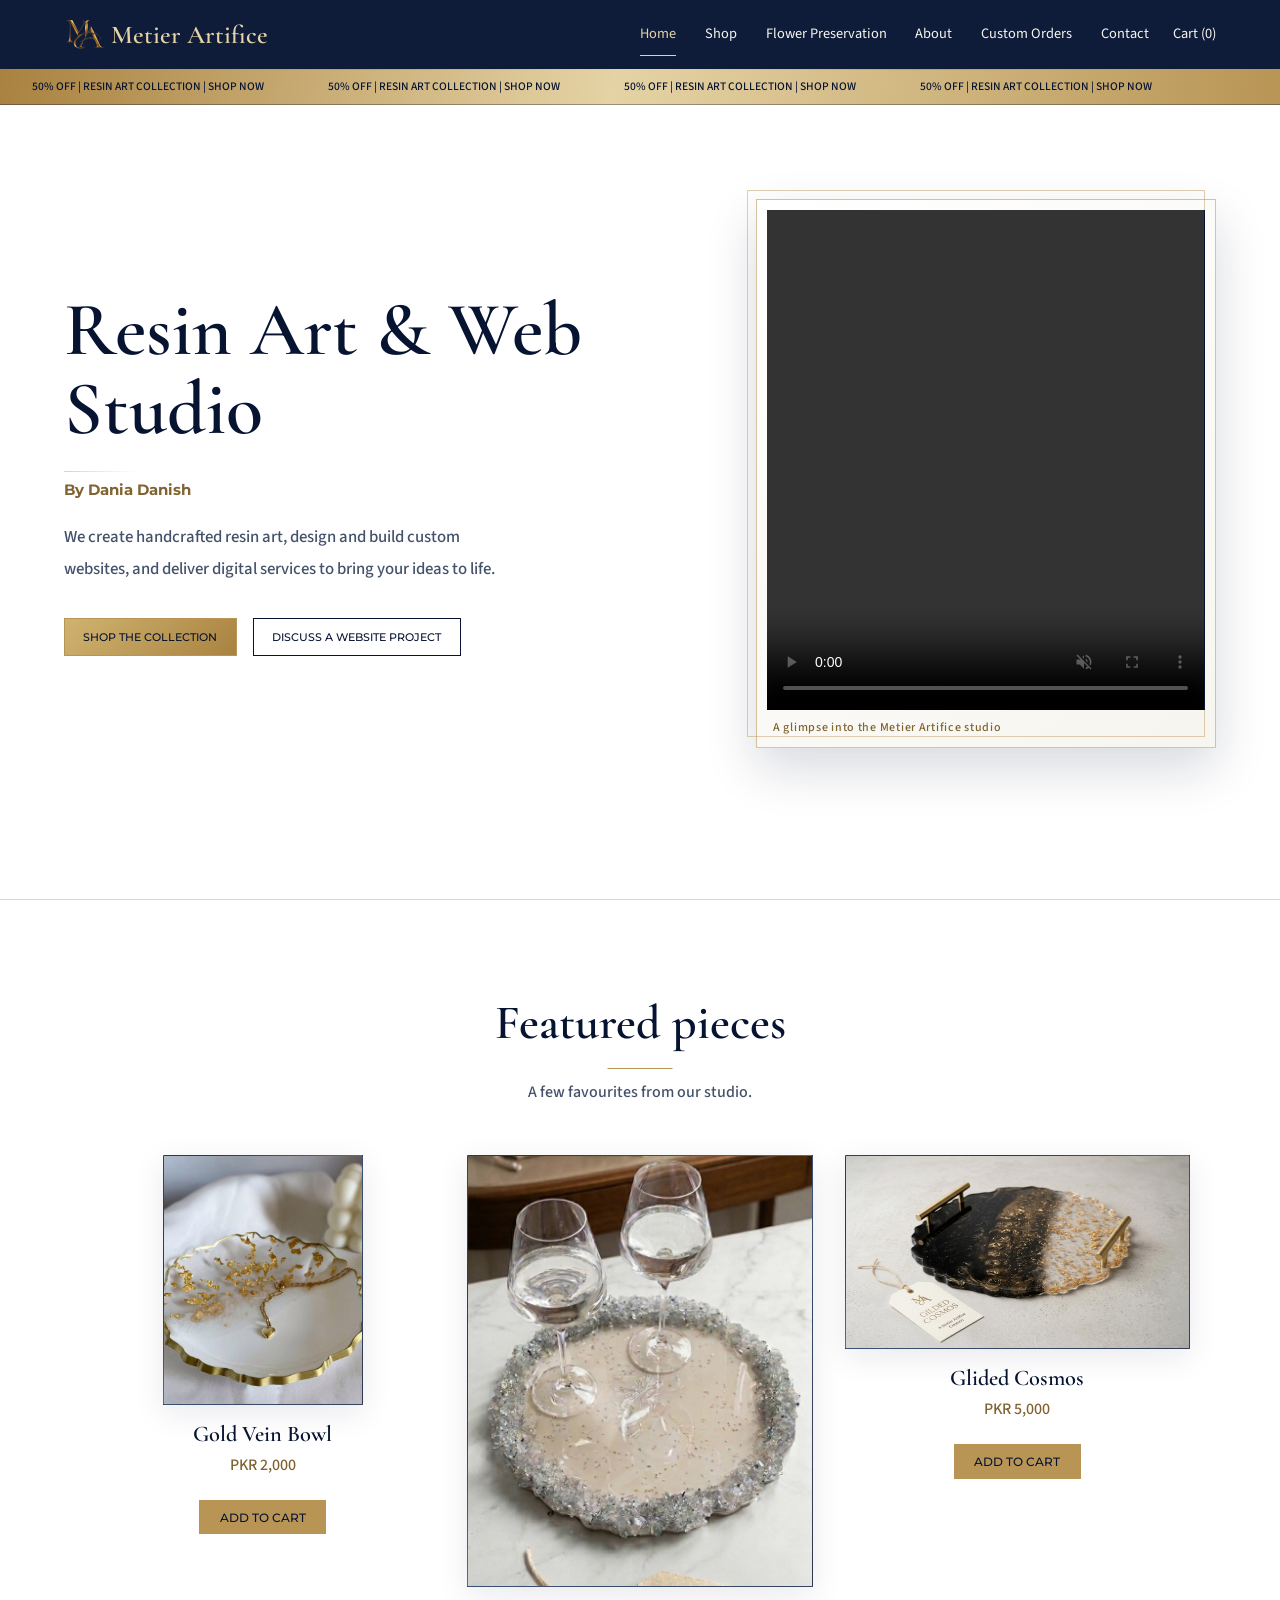
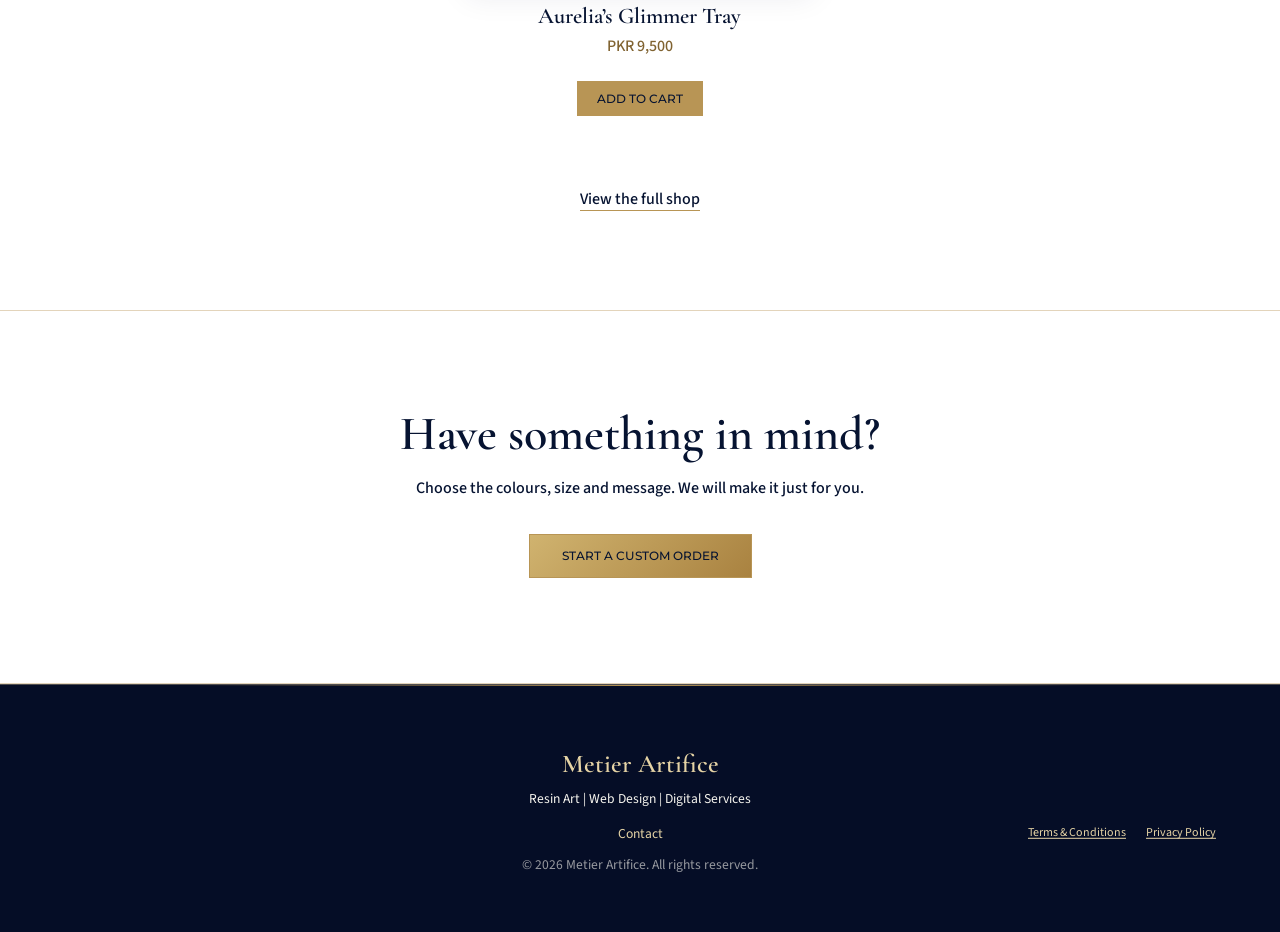
<file: index.html>
<!DOCTYPE html>
<html lang="en">
<head>
  <meta charset="UTF-8">
  <meta name="viewport" content="width=device-width, initial-scale=1">
  <title>Metier Artifice | Resin Art &amp; Web Studio</title>
  <meta name="description" content="Handcrafted resin art, custom website design and digital services by Dania at Metier Artifice.">

  <!-- Google Fonts: the two fonts from our palette -->
  <link rel="preconnect" href="https://fonts.googleapis.com">
  <link rel="preconnect" href="https://fonts.gstatic.com" crossorigin>
  <link href="https://fonts.googleapis.com/css2?family=Cormorant+Garamond:ital,wght@0,400;0,600;1,400&family=Montserrat:wght@300;400;500;600;700&family=Source+Sans+3:wght@400;500&display=swap" rel="stylesheet">

  <link rel="stylesheet" href="css/style.css">
</head>
<body class="light-service-page home-page">

  <!-- HEADER: same on every page -->
  <header class="site-header">
    <a href="index.html" class="logo"><img class="brand-mark" src="images/metier-ma.png" alt=""><span>Metier Artifice</span></a>
    <nav class="nav" id="nav">
      <a href="index.html" class="active">Home</a>
      <a href="shop.html">Shop</a>
      <a href="flower-preservation.html">Flower Preservation</a>
      <a href="about.html">About</a>
      <a href="custom-orders.html">Custom Orders</a>
      <a href="contact.html">Contact</a>
    </nav>
    <a href="cart.html" class="cart-link" aria-label="Cart">Cart (<span id="cart-count">0</span>)</a>
    <button class="menu-btn" id="menu-btn" aria-label="Open menu" title="Open menu">
      <span class="menu-dots" aria-hidden="true"><i></i><i></i><i></i></span>
    </button>
    <a class="promo-ribbon" href="shop.html" aria-label="50 percent off resin art. Shop the collection.">
      <span class="promo-track" aria-hidden="true">
        <span>50% OFF | RESIN ART COLLECTION | SHOP NOW</span>
        <span>50% OFF | RESIN ART COLLECTION | SHOP NOW</span>
        <span>50% OFF | RESIN ART COLLECTION | SHOP NOW</span>
        <span>50% OFF | RESIN ART COLLECTION | SHOP NOW</span>
      </span>
    </a>
  </header>

  <main>
    <!-- HERO: the one memorable moment. Gold "resin" pours through navy. -->
    <section class="hero">
      <div class="resin" aria-hidden="true">
        <span class="pour pour-1"></span>
        <span class="pour pour-2"></span>
        <span class="pour pour-3"></span>
      </div>
      <div class="hero-layout">
        <div class="hero-content">
          <h1>Resin Art &amp; Web Studio</h1>
          <p class="hero-byline">By Dania Danish</p>
          <p class="hero-description">We create handcrafted resin art, design and build custom websites, and deliver digital services to bring your ideas to life.</p>
          <div class="hero-actions">
            <a href="shop.html" class="btn">Shop the collection</a>
            <a href="contact.html" class="btn btn-ghost">Discuss a website project</a>
          </div>
        </div>
        <figure class="hero-media">
          <video class="hero-video" autoplay muted loop playsinline controls preload="metadata" aria-label="A silent preview of Metier Artifice">
            <source src="videos/homepage_thumbnail.mp4" type="video/mp4">
            Your browser does not support embedded videos.
          </video>
          <figcaption class="hero-media-caption">A glimpse into the Metier Artifice studio</figcaption>
        </figure>
      </div>
    </section>

    <!-- FEATURED PRODUCTS -->
    <section class="section">
      <h2>Featured pieces</h2>
      <p class="section-intro">A few favourites from our studio.</p>

      <div class="grid">
        <!-- Each card is one product. To add a product, copy a card and change the data- values. -->
        <article class="card featured-bowl">
          <div class="card-img"><img src="images/GOLD%20VEIN%20BOWL/goldenvein.jpeg" alt="Gold Vein Bowl"></div>
          <h3>Gold Vein Bowl</h3>
          <p class="price">PKR 2,000</p>
          <button class="btn btn-small add-to-cart" data-id="gold-vein-bowl" data-name="Gold Vein Bowl" data-price="2000">Add to cart</button>
        </article>

        <article class="card">
          <div class="card-img"><img src="images/Aurelia%27s%20Glimmer%20Tray/aurelia-glimmers-tray1.jpeg" alt="Aurelia’s Glimmer Tray"></div>
          <h3>Aurelia’s Glimmer Tray</h3>
          <p class="price">PKR 9,500</p>
          <button class="btn btn-small add-to-cart" data-id="aurelia-glimmers-tray" data-name="Aurelia’s Glimmer Tray" data-price="9500">Add to cart</button>
        </article>

        <article class="card" data-product-id="glided-cosmos">
          <div class="card-img"><img src="images/Glided%20Cosmos/glided-cosmos-1.jpeg" alt="Glided Cosmos 10.5-inch resin tray"></div>
          <h3>Glided Cosmos</h3>
          <p class="price">PKR 5,000</p>
          <button class="btn btn-small add-to-cart" data-id="glided-cosmos" data-name="Glided Cosmos" data-price="5000">Add to cart</button>
        </article>
      </div>
      <p class="center"><a href="shop.html" class="text-link">View the full shop</a></p>
    </section>

    <!-- CUSTOM ORDER BAND -->
    <section class="band">
      <h2>Have something in mind?</h2>
      <p>Choose the colours, size and message. We will make it just for you.</p>
      <a href="custom-orders.html" class="btn">Start a custom order</a>
    </section>
  </main>

  <!-- FOOTER: same on every page -->
  <footer class="site-footer">
    <p class="logo">Metier Artifice</p>
    <p>Resin Art | Web Design | Digital Services</p>
    <div class="footer-links">
      <p><a href="contact.html">Contact</a></p>
      <span class="footer-legal"><a class="footer-policy" href="terms.html">Terms &amp; Conditions</a><a class="footer-policy" href="privacy%20policy.html">Privacy Policy</a></span>
    </div>
    <p class="copyright">© 2026 Metier Artifice. All rights reserved.</p>
  </footer>

  <script src="js/main.js"></script>
</body>
</html>
</file>
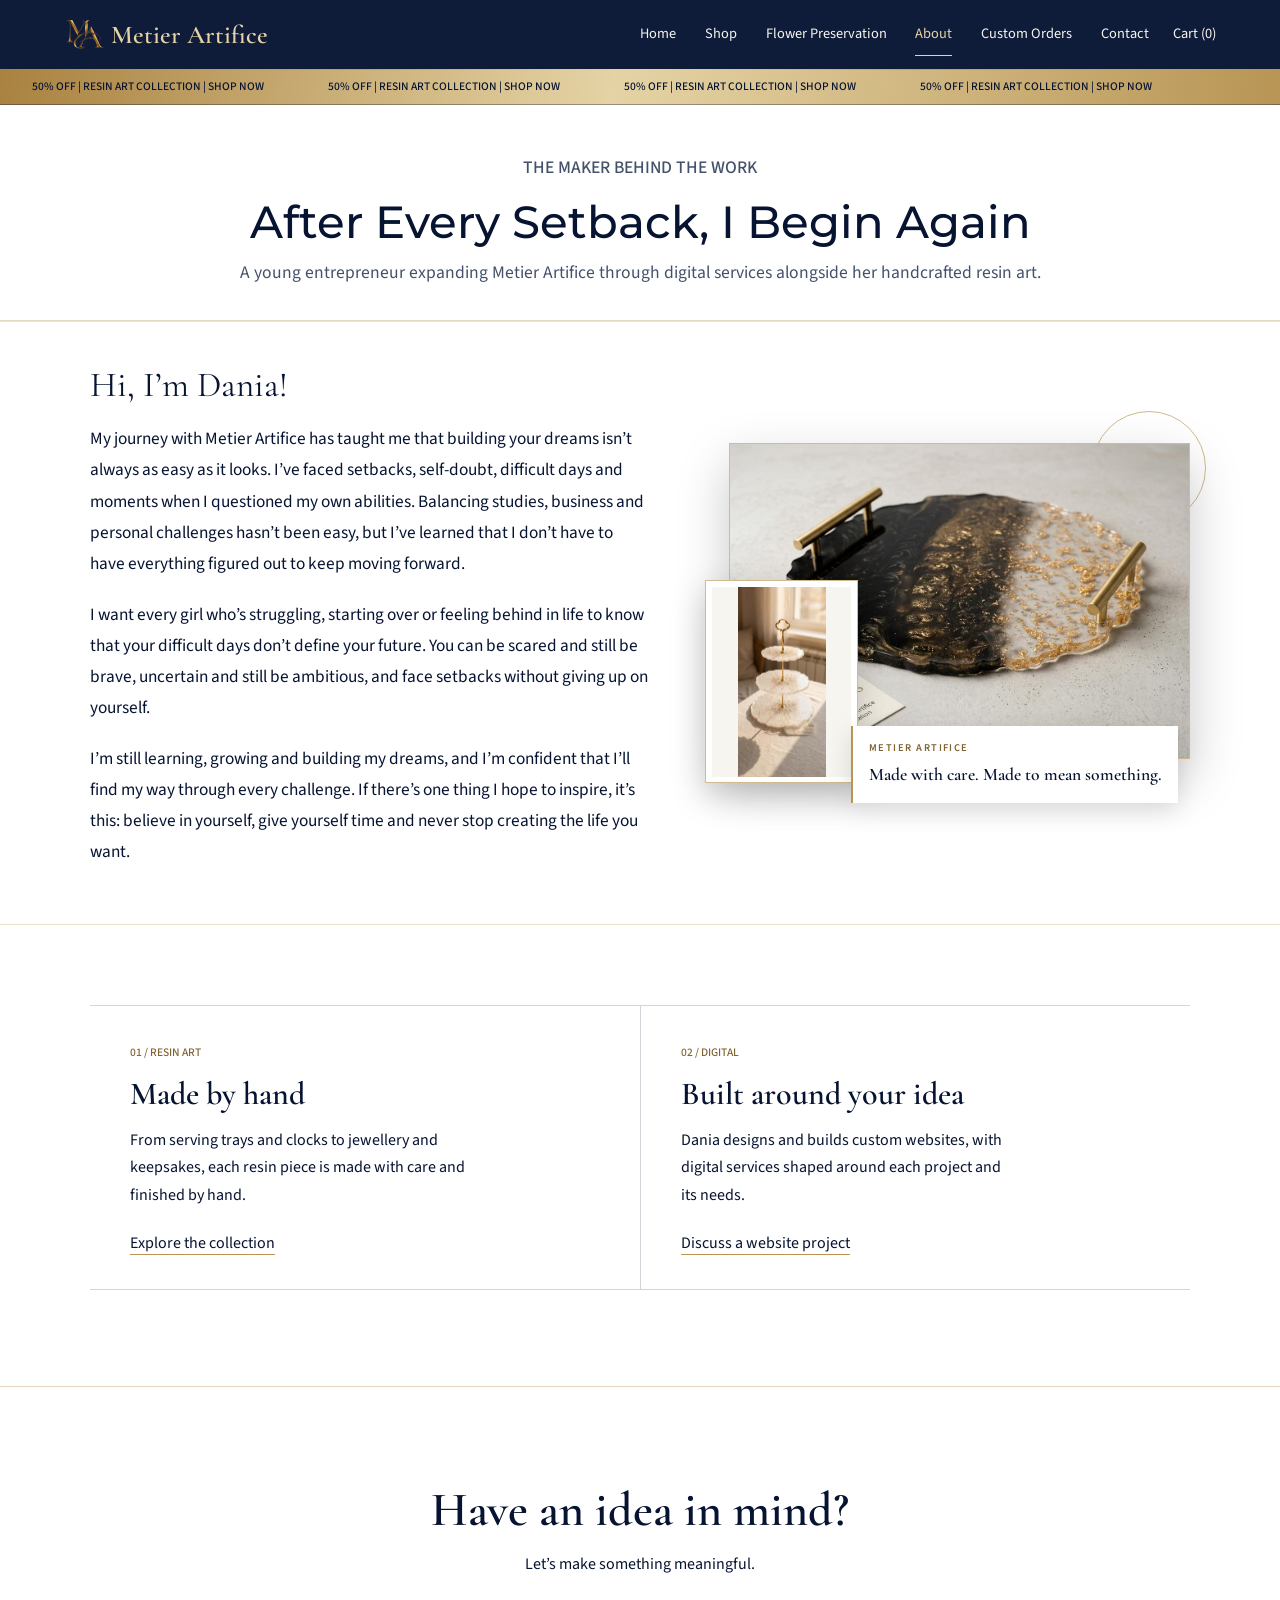
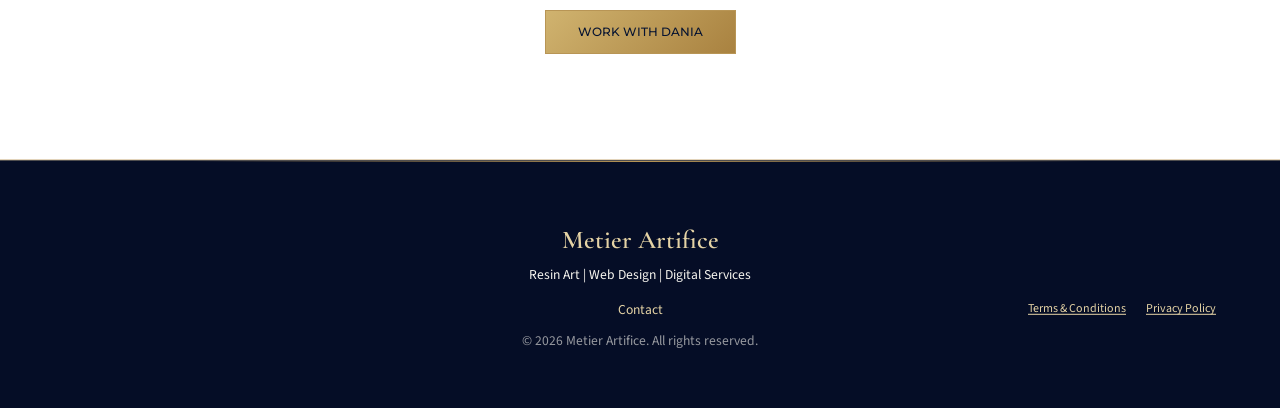
<file: about.html>
<!DOCTYPE html>
<html lang="en">
<head>
	<meta charset="UTF-8">
	<meta name="viewport" content="width=device-width, initial-scale=1">
	<title>About | Metier Artifice</title>
	<meta name="description" content="Meet Dania, the creator behind Metier Artifice's handcrafted resin art and digital services.">

	<link rel="preconnect" href="https://fonts.googleapis.com">
	<link rel="preconnect" href="https://fonts.gstatic.com" crossorigin>
	<link href="https://fonts.googleapis.com/css2?family=Cormorant+Garamond:ital,wght@0,400;0,600;1,400&family=Montserrat:wght@300;400;500&family=Source+Sans+3:wght@400;500&display=swap" rel="stylesheet">
	<link rel="stylesheet" href="css/style.css">
</head>
<body class="light-service-page">
	<header class="site-header">
		<a href="index.html" class="logo"><img class="brand-mark" src="images/metier-ma.png" alt=""><span>Metier Artifice</span></a>
		<nav class="nav" id="nav">
			<a href="index.html">Home</a>
			<a href="shop.html">Shop</a>
			<a href="flower-preservation.html">Flower Preservation</a>
			<a href="about.html" class="active">About</a>
			<a href="custom-orders.html">Custom Orders</a>
			<a href="contact.html">Contact</a>
		</nav>
		<a href="cart.html" class="cart-link" aria-label="Cart">Cart (<span id="cart-count">0</span>)</a>
		<button class="menu-btn" id="menu-btn" aria-label="Open menu" title="Open menu">
			<span class="menu-dots" aria-hidden="true"><i></i><i></i><i></i></span>
		</button>
		<a class="promo-ribbon" href="shop.html" aria-label="50 percent off resin art. Shop the collection.">
			<span class="promo-track" aria-hidden="true">
				<span>50% OFF | RESIN ART COLLECTION | SHOP NOW</span>
				<span>50% OFF | RESIN ART COLLECTION | SHOP NOW</span>
				<span>50% OFF | RESIN ART COLLECTION | SHOP NOW</span>
				<span>50% OFF | RESIN ART COLLECTION | SHOP NOW</span>
			</span>
		</a>
	</header>

	<main>
		<section class="page-head about-head">
			<p class="about-kicker">The maker behind the work</p>
			<h1>After Every Setback, I Begin Again</h1>
			<p>A young entrepreneur expanding Metier Artifice through digital services alongside her handcrafted resin art.</p>
		</section>

		<section class="about-story-band">
			<div class="about-story-layout">
				<div class="about-intro">
					<p class="about-lead">Hi, I’m Dania!</p>
					<div class="about-story">
						<p>My journey with Metier Artifice has taught me that building your dreams isn’t always as easy as it looks. I’ve faced setbacks, self-doubt, difficult days and moments when I questioned my own abilities. Balancing studies, business and personal challenges hasn’t been easy, but I’ve learned that I don’t have to have everything figured out to keep moving forward.</p>
						<p>I want every girl who’s struggling, starting over or feeling behind in life to know that your difficult days don’t define your future. You can be scared and still be brave, uncertain and still be ambitious, and face setbacks without giving up on yourself.</p>
						<p>I’m still learning, growing and building my dreams, and I’m confident that I’ll find my way through every challenge. If there’s one thing I hope to inspire, it’s this: believe in yourself, give yourself time and never stop creating the life you want.</p>
					</div>
				</div>
				<figure class="about-artwork">
					<div class="about-artwork-frame">
						<img src="images/Glided%20Cosmos/glided-cosmos-1.jpeg" alt="Glided Cosmos resin tray, handcrafted by Metier Artifice" loading="lazy">
					</div>
					<div class="about-artwork-secondary">
						<img src="images/royal%20fleurie%203%20tier/royal-fleurie-1.jpeg" alt="Royal Fleurie three-tier resin tray" loading="lazy">
					</div>
					<figcaption class="about-artwork-caption">
						<span>METIER ARTIFICE</span>
						<strong>Made with care. Made to mean something.</strong>
					</figcaption>
				</figure>
			</div>
		</section>

		<section class="section about-section">
			<div class="about-grid">
				<article class="about-pillar">
					<span class="about-index">01 / RESIN ART</span>
					<h2>Made by hand</h2>
					<p>From serving trays and clocks to jewellery and keepsakes, each resin piece is made with care and finished by hand.</p>
					<a href="shop.html" class="text-link">Explore the collection</a>
				</article>
				<article class="about-pillar">
					<span class="about-index">02 / DIGITAL</span>
					<h2>Built around your idea</h2>
					<p>Dania designs and builds custom websites, with digital services shaped around each project and its needs.</p>
					<a href="contact.html" class="text-link">Discuss a website project</a>
				</article>
			</div>
		</section>

		<section class="band about-cta">
			<h2>Have an idea in mind?</h2>
			<p>Let’s make something meaningful.</p>
			<a href="contact.html" class="btn">Work with Dania</a>
		</section>
	</main>

	<footer class="site-footer">
		<p class="logo">Metier Artifice</p>
		<p>Resin Art | Web Design | Digital Services</p>
		<div class="footer-links">
			<p><a href="contact.html">Contact</a></p>
			<span class="footer-legal"><a class="footer-policy" href="terms.html">Terms &amp; Conditions</a><a class="footer-policy" href="privacy%20policy.html">Privacy Policy</a></span>
		</div>
		<p class="copyright">© 2026 Metier Artifice. All rights reserved.</p>
	</footer>

	<script src="js/main.js"></script>
</body>
</html>
</file>
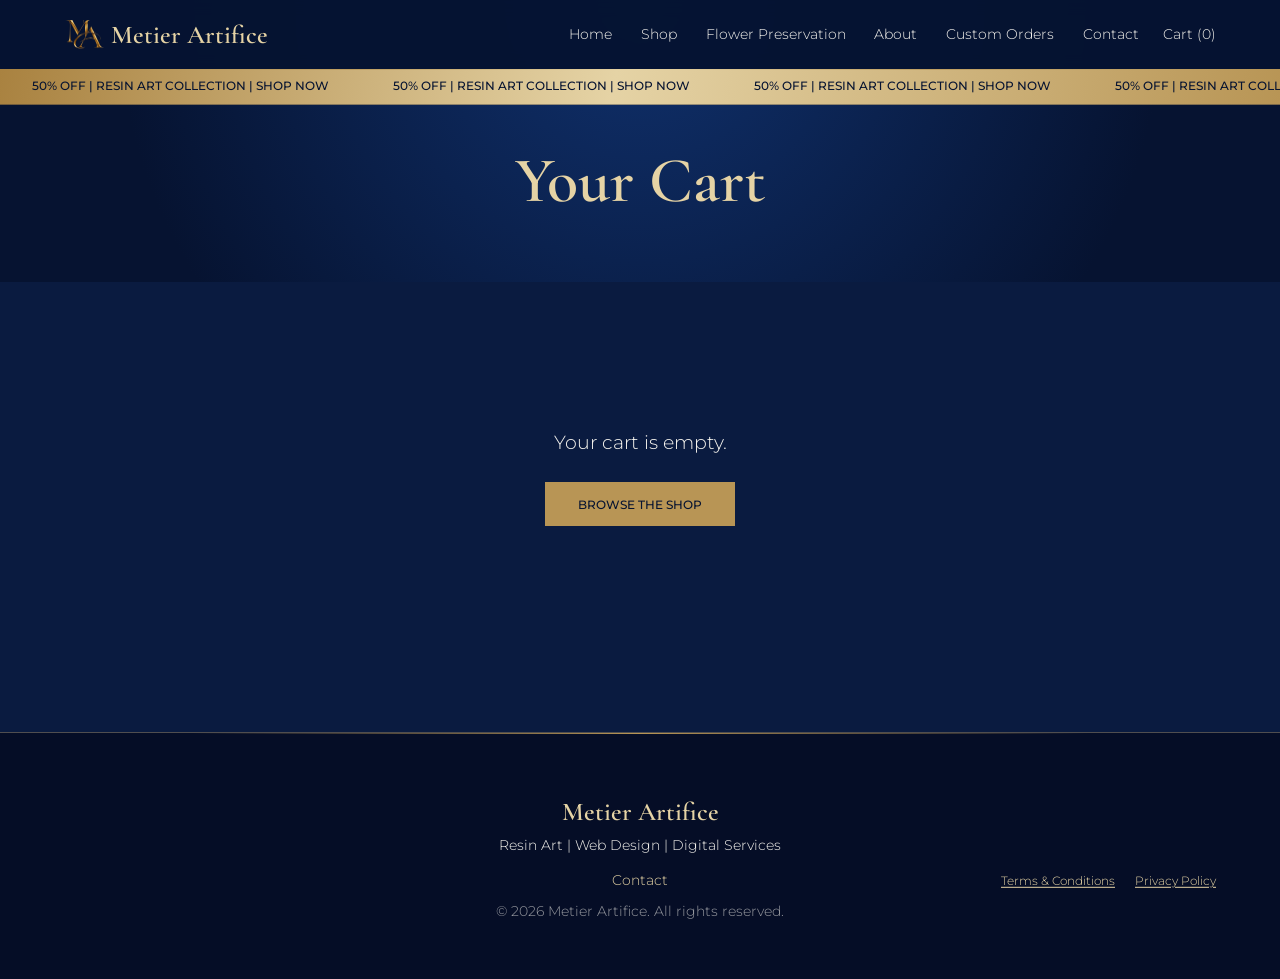
<file: cart.html>
<!DOCTYPE html>
<html lang="en">
<head>
  <meta charset="UTF-8">
  <meta name="viewport" content="width=device-width, initial-scale=1">
  <title>Your Cart | Metier Artifice</title>

  <link rel="preconnect" href="https://fonts.googleapis.com">
  <link rel="preconnect" href="https://fonts.gstatic.com" crossorigin>
  <link href="https://fonts.googleapis.com/css2?family=Cormorant+Garamond:ital,wght@0,400;0,600;1,400&family=Montserrat:wght@300;400;500&display=swap" rel="stylesheet">

  <link rel="stylesheet" href="css/style.css">
</head>
<body>

  <header class="site-header">
    <a href="index.html" class="logo"><img class="brand-mark" src="images/metier-ma.png" alt=""><span>Metier Artifice</span></a>
    <nav class="nav" id="nav">
      <a href="index.html">Home</a>
      <a href="shop.html">Shop</a>
      <a href="flower-preservation.html">Flower Preservation</a>
      <a href="about.html">About</a>
      <a href="custom-orders.html">Custom Orders</a>
      <a href="contact.html">Contact</a>
    </nav>
    <a href="cart.html" class="cart-link active" aria-label="Cart">Cart (<span id="cart-count">0</span>)</a>
    <button class="menu-btn" id="menu-btn" aria-label="Open menu" title="Open menu">
      <span class="menu-dots" aria-hidden="true"><i></i><i></i><i></i></span>
    </button>
    <a class="promo-ribbon" href="shop.html" aria-label="50 percent off resin art. Shop the collection.">
      <span class="promo-track" aria-hidden="true">
        <span>50% OFF | RESIN ART COLLECTION | SHOP NOW</span>
        <span>50% OFF | RESIN ART COLLECTION | SHOP NOW</span>
        <span>50% OFF | RESIN ART COLLECTION | SHOP NOW</span>
        <span>50% OFF | RESIN ART COLLECTION | SHOP NOW</span>
      </span>
    </a>
  </header>

  <main>
    <section class="page-head">
      <h1>Your Cart</h1>
    </section>

    <section class="section cart-section">
      <!-- cart.js fills this in -->
      <div id="cart-content"></div>
    </section>
  </main>

  <footer class="site-footer">
    <p class="logo">Metier Artifice</p>
    <p>Resin Art | Web Design | Digital Services</p>
    <div class="footer-links">
      <p><a href="contact.html">Contact</a></p>
      <span class="footer-legal"><a class="footer-policy" href="terms.html">Terms &amp; Conditions</a><a class="footer-policy" href="privacy%20policy.html">Privacy Policy</a></span>
    </div>
    <p class="copyright">© 2026 Metier Artifice. All rights reserved.</p>
  </footer>

  <script src="js/main.js"></script>
  <script src="js/cart.js"></script>
</body>
</html>
</file>
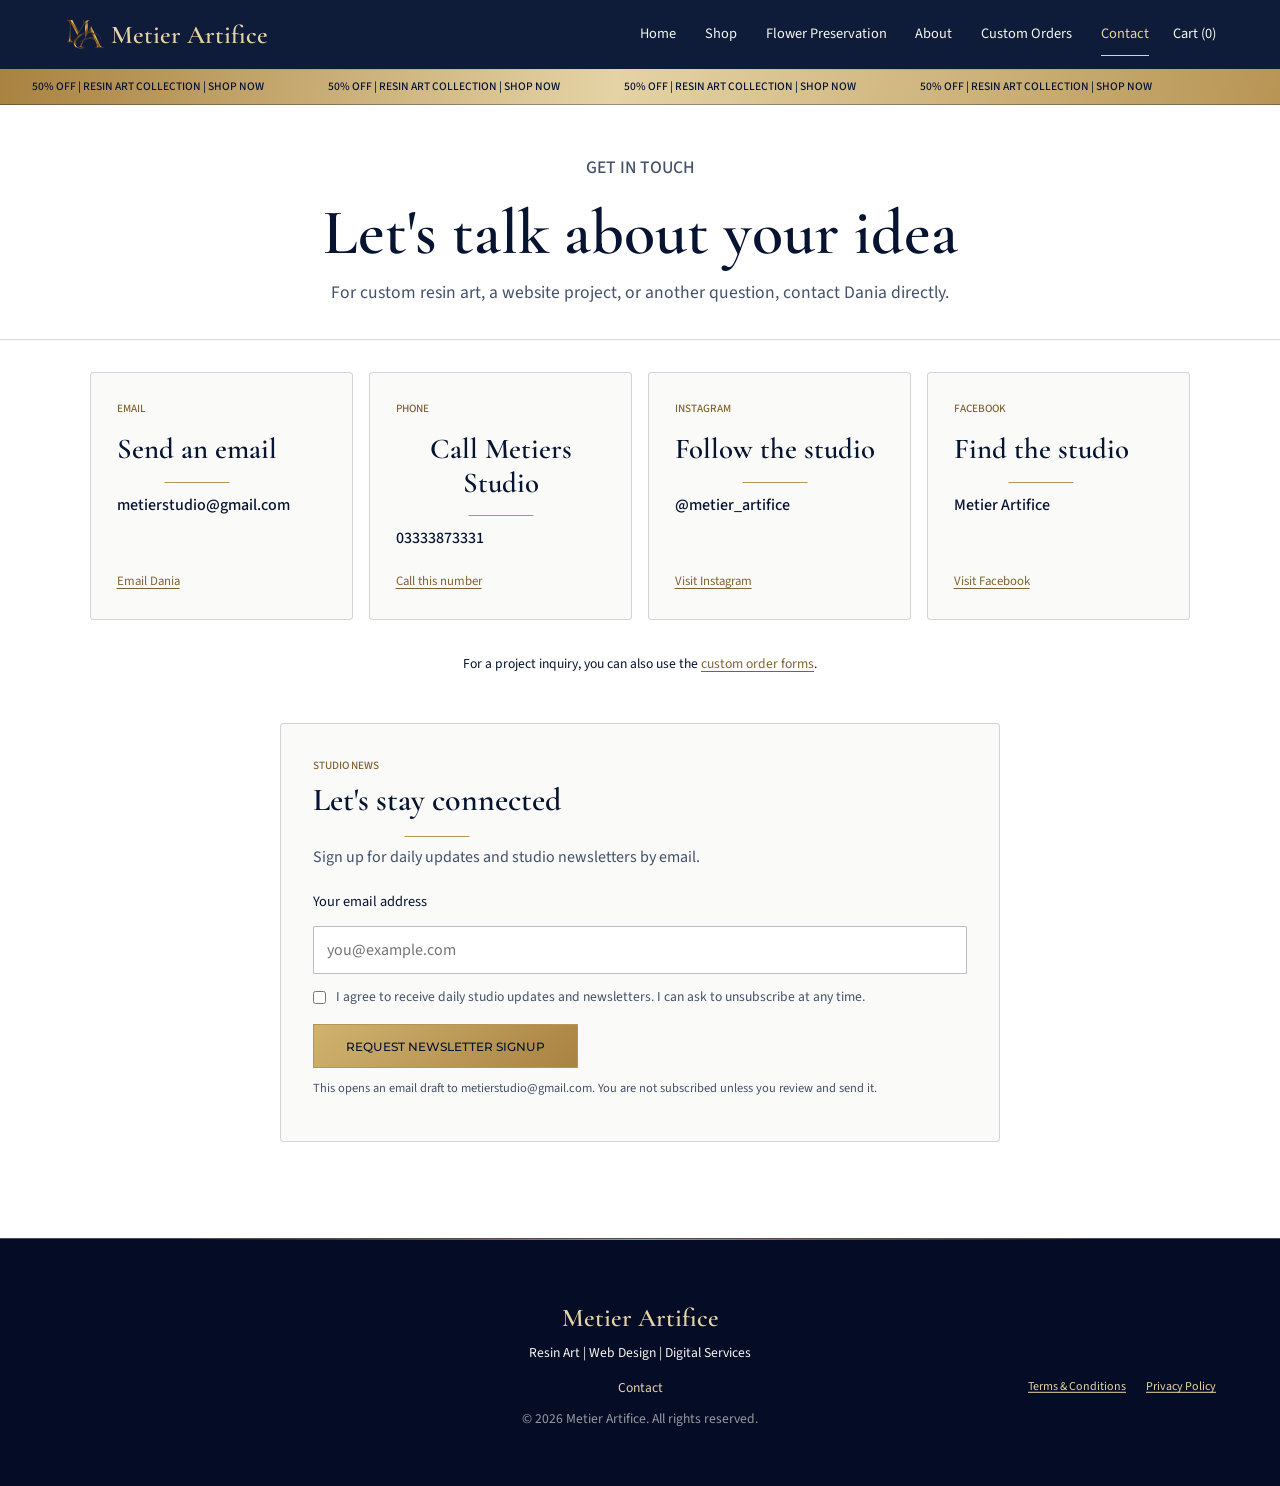
<file: contact.html>
<!DOCTYPE html>
<html lang="en">
<head>
	<meta charset="UTF-8">
	<meta name="viewport" content="width=device-width, initial-scale=1">
	<title>Contact | Metier Artifice</title>
	<meta name="description" content="Contact Dania at Metier Artifice about resin art, website design, and digital services.">

	<link rel="preconnect" href="https://fonts.googleapis.com">
	<link rel="preconnect" href="https://fonts.gstatic.com" crossorigin>
	<link href="https://fonts.googleapis.com/css2?family=Cormorant+Garamond:ital,wght@0,400;0,600;1,400&family=Montserrat:wght@300;400;500&family=Source+Sans+3:wght@400;500&display=swap" rel="stylesheet">
	<link rel="stylesheet" href="css/style.css">
</head>
<body class="light-service-page">
	<header class="site-header">
		<a href="index.html" class="logo"><img class="brand-mark" src="images/metier-ma.png" alt=""><span>Metier Artifice</span></a>
		<nav class="nav" id="nav">
			<a href="index.html">Home</a>
			<a href="shop.html">Shop</a>
			<a href="flower-preservation.html">Flower Preservation</a>
			<a href="about.html">About</a>
			<a href="custom-orders.html">Custom Orders</a>
			<a href="contact.html" class="active">Contact</a>
		</nav>
		<a href="cart.html" class="cart-link" aria-label="Cart">Cart (<span id="cart-count">0</span>)</a>
		<button class="menu-btn" id="menu-btn" aria-label="Open menu" title="Open menu">
			<span class="menu-dots" aria-hidden="true"><i></i><i></i><i></i></span>
		</button>
		<a class="promo-ribbon" href="shop.html" aria-label="50 percent off resin art. Shop the collection.">
			<span class="promo-track" aria-hidden="true">
				<span>50% OFF | RESIN ART COLLECTION | SHOP NOW</span>
				<span>50% OFF | RESIN ART COLLECTION | SHOP NOW</span>
				<span>50% OFF | RESIN ART COLLECTION | SHOP NOW</span>
				<span>50% OFF | RESIN ART COLLECTION | SHOP NOW</span>
			</span>
		</a>
	</header>

	<main>
		<section class="page-head">
			<p class="contact-kicker">Get in touch</p>
			<h1>Let's talk about your idea</h1>
			<p>For custom resin art, a website project, or another question, contact Dania directly.</p>
		</section>

		<section class="section contact-section">
			<div class="contact-methods">
				<a class="contact-method" href="mailto:metierstudio@gmail.com">
					<span class="contact-method-type">EMAIL</span>
					<h2>Send an email</h2>
					<p class="contact-method-value">metierstudio@gmail.com</p>
					<span class="contact-method-action">Email Dania</span>
				</a>
				<a class="contact-method" href="tel:+923333873331">
					<span class="contact-method-type">PHONE</span>
					<h2>Call Metiers Studio</h2>
					<p class="contact-method-value">03333873331</p>
					<span class="contact-method-action">Call this number</span>
				</a>
				<a class="contact-method" href="https://instagram.com/metier_artifice" target="_blank" rel="noopener">
					<span class="contact-method-type">INSTAGRAM</span>
					<h2>Follow the studio</h2>
					<p class="contact-method-value">@metier_artifice</p>
					<span class="contact-method-action">Visit Instagram</span>
				</a>
				<a class="contact-method" href="https://www.facebook.com/share/p/1GpkLdguem/" target="_blank" rel="noopener">
					<span class="contact-method-type">FACEBOOK</span>
					<h2>Find the studio</h2>
					<p class="contact-method-value">Metier Artifice</p>
					<span class="contact-method-action">Visit Facebook</span>
				</a>
			</div>
			<p class="contact-note">For a project inquiry, you can also use the <a href="custom-orders.html">custom order forms</a>.</p>

			<section class="newsletter-signup" aria-labelledby="newsletter-title">
				<p class="contact-method-type">STUDIO NEWS</p>
				<h2 id="newsletter-title">Let's stay connected</h2>
				<p>Sign up for daily updates and studio newsletters by email.</p>
				<form class="newsletter-form">
					<label for="newsletter-email">Your email address</label>
					<input id="newsletter-email" name="email" type="email" autocomplete="email" placeholder="you@example.com" required>
					<label class="newsletter-consent">
						<input type="checkbox" name="consent" required>
						<span>I agree to receive daily studio updates and newsletters. I can ask to unsubscribe at any time.</span>
					</label>
					<button class="btn" type="submit">Request newsletter signup</button>
					<p class="newsletter-note">This opens an email draft to metierstudio@gmail.com. You are not subscribed unless you review and send it.</p>
					<p class="newsletter-status" role="status" aria-live="polite"></p>
				</form>
			</section>
		</section>
	</main>

	<footer class="site-footer">
		<p class="logo">Metier Artifice</p>
		<p>Resin Art | Web Design | Digital Services</p>
		<div class="footer-links">
			<p><a href="contact.html">Contact</a></p>
			<span class="footer-legal"><a class="footer-policy" href="terms.html">Terms &amp; Conditions</a><a class="footer-policy" href="privacy%20policy.html">Privacy Policy</a></span>
		</div>
		<p class="copyright">© 2026 Metier Artifice. All rights reserved.</p>
	</footer>

	<script src="js/main.js"></script>
</body>
</html>
</file>
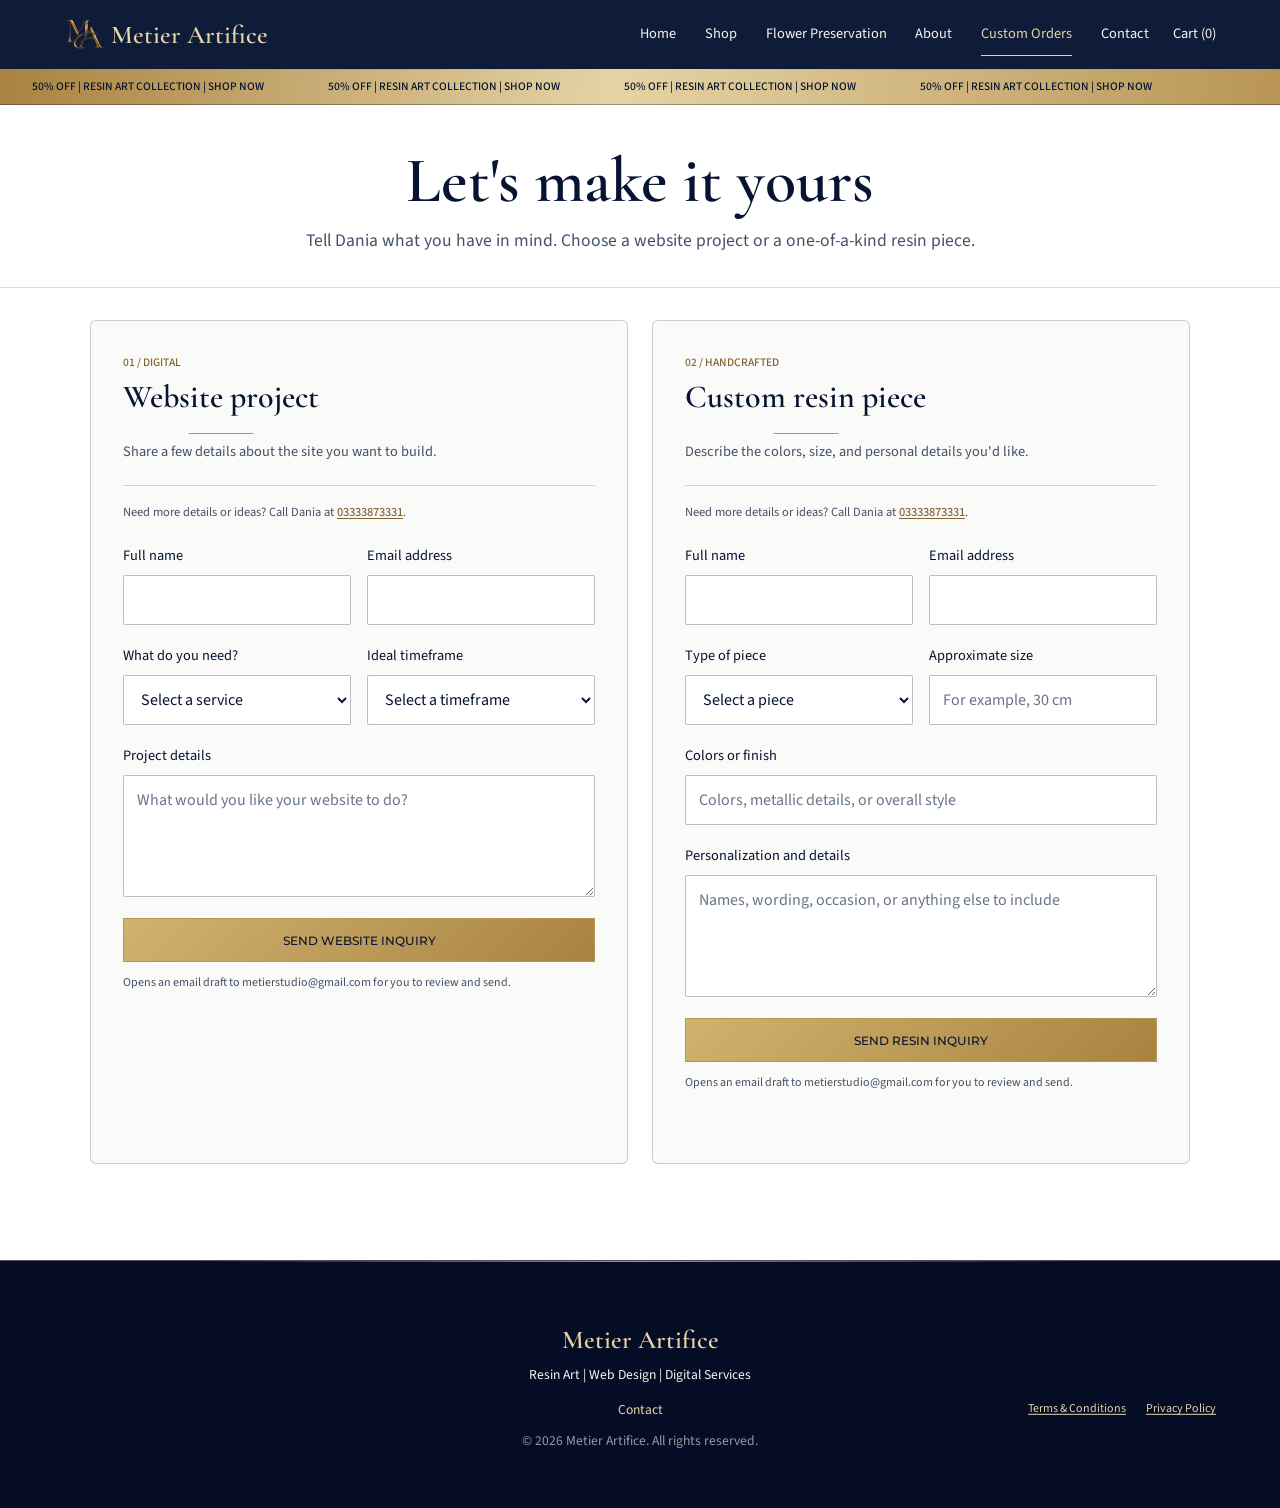
<file: custom-orders.html>
<!DOCTYPE html>
<html lang="en">
<head>
	<meta charset="UTF-8">
	<meta name="viewport" content="width=device-width, initial-scale=1">
	<title>Custom Orders | Metier Artifice</title>
	<meta name="description" content="Request a custom website project or handcrafted resin piece from Metier Artifice.">

	<link rel="preconnect" href="https://fonts.googleapis.com">
	<link rel="preconnect" href="https://fonts.gstatic.com" crossorigin>
	<link href="https://fonts.googleapis.com/css2?family=Cormorant+Garamond:ital,wght@0,400;0,600;1,400&family=Montserrat:wght@300;400;500&family=Source+Sans+3:wght@400;500&display=swap" rel="stylesheet">
	<link rel="stylesheet" href="css/style.css">
</head>
<body class="light-service-page custom-orders-page">
	<header class="site-header">
		<a href="index.html" class="logo"><img class="brand-mark" src="images/metier-ma.png" alt=""><span>Metier Artifice</span></a>
		<nav class="nav" id="nav">
			<a href="index.html">Home</a>
			<a href="shop.html">Shop</a>
			<a href="flower-preservation.html">Flower Preservation</a>
			<a href="about.html">About</a>
			<a href="custom-orders.html" class="active">Custom Orders</a>
			<a href="contact.html">Contact</a>
		</nav>
		<a href="cart.html" class="cart-link" aria-label="Cart">Cart (<span id="cart-count">0</span>)</a>
		<button class="menu-btn" id="menu-btn" aria-label="Open menu" title="Open menu">
			<span class="menu-dots" aria-hidden="true"><i></i><i></i><i></i></span>
		</button>
		<a class="promo-ribbon" href="shop.html" aria-label="50 percent off resin art. Shop the collection.">
			<span class="promo-track" aria-hidden="true">
				<span>50% OFF | RESIN ART COLLECTION | SHOP NOW</span>
				<span>50% OFF | RESIN ART COLLECTION | SHOP NOW</span>
				<span>50% OFF | RESIN ART COLLECTION | SHOP NOW</span>
				<span>50% OFF | RESIN ART COLLECTION | SHOP NOW</span>
			</span>
		</a>
	</header>

	<main>
		<section class="page-head">
			<h1>Let's make it yours</h1>
			<p>Tell Dania what you have in mind. Choose a website project or a one-of-a-kind resin piece.</p>
		</section>

		<section class="section orders-section">
			<div class="order-grid">
				<form class="order-form" data-order-type="Website project">
					<header class="order-form-heading">
						<p class="order-index">01 / DIGITAL</p>
						<h2>Website project</h2>
						<p>Share a few details about the site you want to build.</p>
					</header>
					<p class="order-contact">Need more details or ideas? Call Dania at <a href="tel:+923333873331">03333873331</a>.</p>

					<div class="order-fields">
						<label>Full name
							<input name="name" data-label="Name" autocomplete="name" required>
						</label>
						<label>Email address
							<input type="email" name="email" data-label="Email" autocomplete="email" required>
						</label>
						<label>What do you need?
							<select name="project type" data-label="Project type" required>
								<option value="" selected disabled>Select a service</option>
								<option>New website</option>
								<option>Website redesign</option>
								<option>Online store</option>
								<option>Landing page</option>
								<option>Other digital service</option>
							</select>
						</label>
						<label>Ideal timeframe
							<select name="timeframe" data-label="Ideal timeframe" required>
								<option value="" selected disabled>Select a timeframe</option>
								<option>As soon as possible</option>
								<option>Within 1-2 months</option>
								<option>Within 3 months</option>
								<option>I'm still exploring</option>
							</select>
						</label>
						<label class="field-full">Project details
							<textarea name="project details" data-label="Project details" rows="4" maxlength="1200" placeholder="What would you like your website to do?" required></textarea>
						</label>
					</div>

					<button class="btn order-submit" type="submit">Send website inquiry</button>
					<p class="order-note">Opens an email draft to metierstudio@gmail.com for you to review and send.</p>
					<p class="order-status" role="status" aria-live="polite"></p>
				</form>

				<form class="order-form" data-order-type="Custom resin order">
					<header class="order-form-heading">
						<p class="order-index">02 / HANDCRAFTED</p>
						<h2>Custom resin piece</h2>
						<p>Describe the colors, size, and personal details you'd like.</p>
					</header>
					<p class="order-contact">Need more details or ideas? Call Dania at <a href="tel:+923333873331">03333873331</a>.</p>

					<div class="order-fields">
						<label>Full name
							<input name="name" data-label="Name" autocomplete="name" required>
						</label>
						<label>Email address
							<input type="email" name="email" data-label="Email" autocomplete="email" required>
						</label>
						<label>Type of piece
							<select name="piece type" data-label="Type of piece" required>
								<option value="" selected disabled>Select a piece</option>
								<option>Tray</option>
								<option>Coaster set</option>
								<option>Clock</option>
								<option>Jewellery</option>
								<option>Calligraphy or keepsake</option>
								<option>Other</option>
							</select>
						</label>
						<label>Approximate size
							<input name="size" data-label="Approximate size" placeholder="For example, 30 cm">
						</label>
						<label class="field-full">Colors or finish
							<input name="colors" data-label="Colors or finish" placeholder="Colors, metallic details, or overall style">
						</label>
						<label class="field-full">Personalization and details
							<textarea name="design details" data-label="Personalization and details" rows="4" maxlength="1200" placeholder="Names, wording, occasion, or anything else to include" required></textarea>
						</label>
					</div>

					<button class="btn order-submit" type="submit">Send resin inquiry</button>
					<p class="order-note">Opens an email draft to metierstudio@gmail.com for you to review and send.</p>
					<p class="order-status" role="status" aria-live="polite"></p>
				</form>
			</div>
		</section>
	</main>

	<footer class="site-footer">
		<p class="logo">Metier Artifice</p>
		<p>Resin Art | Web Design | Digital Services</p>
		<div class="footer-links">
			<p><a href="contact.html">Contact</a></p>
			<span class="footer-legal"><a class="footer-policy" href="terms.html">Terms &amp; Conditions</a><a class="footer-policy" href="privacy%20policy.html">Privacy Policy</a></span>
		</div>
		<p class="copyright">© 2026 Metier Artifice. All rights reserved.</p>
	</footer>

	<script src="js/main.js"></script>
</body>
</html>
</file>
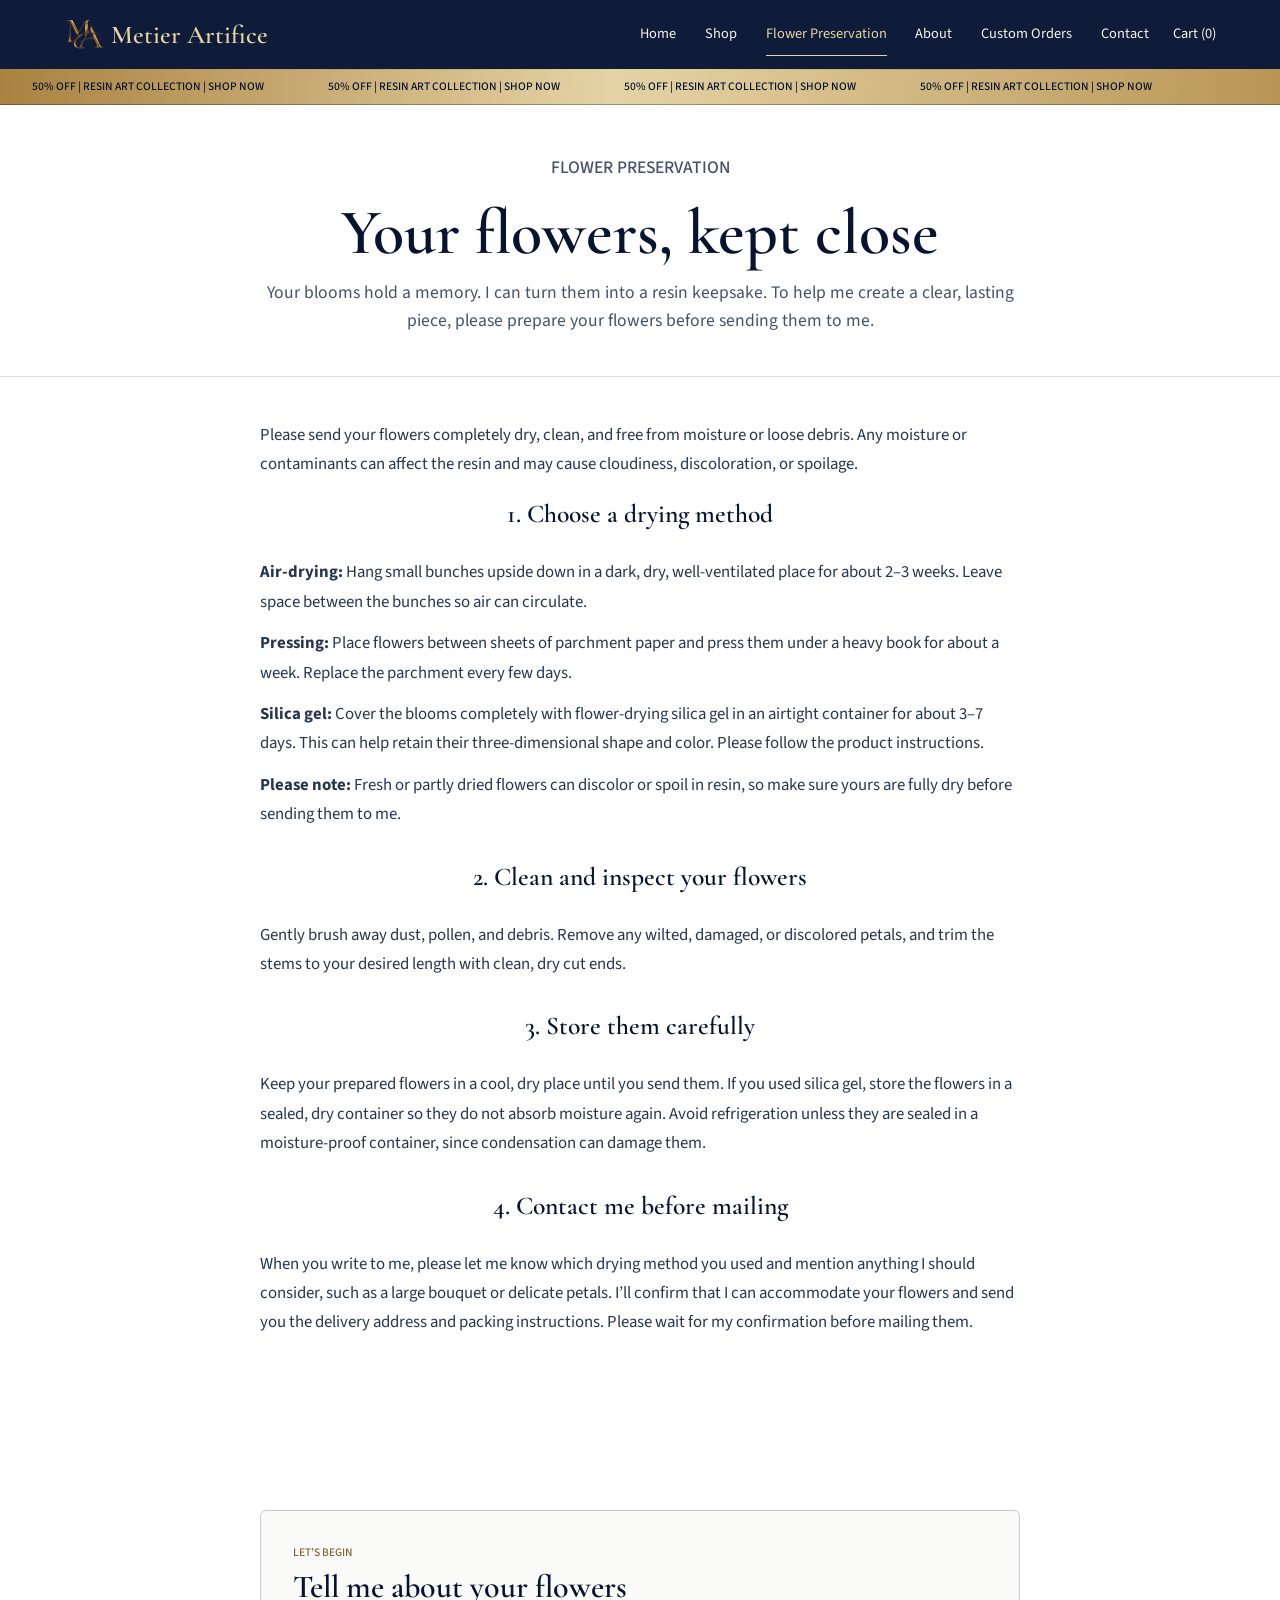
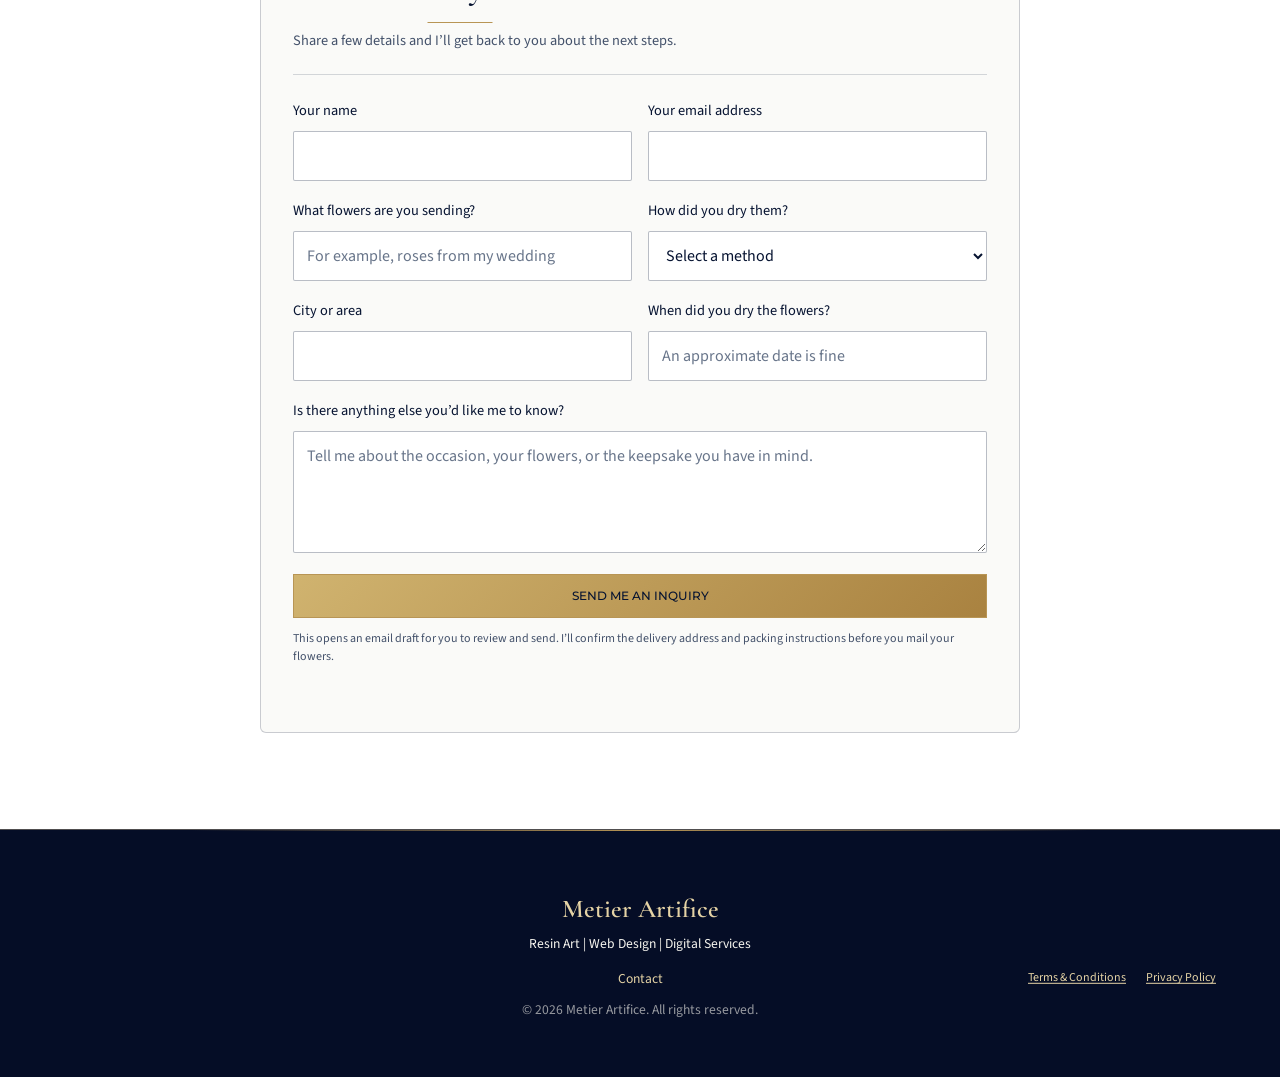
<file: flower-preservation.html>
<!DOCTYPE html>
<html lang="en">
<head>
  <meta charset="UTF-8">
  <meta name="viewport" content="width=device-width, initial-scale=1">
  <title>Flower Preservation | Metier Artifice</title>
  <meta name="description" content="Prepare and send your dried flowers to Metier Artifice to be made into a handmade resin keepsake.">

  <link rel="preconnect" href="https://fonts.googleapis.com">
  <link rel="preconnect" href="https://fonts.gstatic.com" crossorigin>
  <link href="https://fonts.googleapis.com/css2?family=Cormorant+Garamond:ital,wght@0,400;0,600;1,400&family=Montserrat:wght@300;400;500&family=Source+Sans+3:wght@400;500&display=swap" rel="stylesheet">
  <link rel="stylesheet" href="css/style.css">
</head>
<body class="light-service-page flower-preservation-page">
  <header class="site-header">
    <a href="index.html" class="logo"><img class="brand-mark" src="images/metier-ma.png" alt=""><span>Metier Artifice</span></a>
    <nav class="nav" id="nav">
      <a href="index.html">Home</a>
      <a href="shop.html">Shop</a>
      <a href="flower-preservation.html" class="active">Flower Preservation</a>
      <a href="about.html">About</a>
      <a href="custom-orders.html">Custom Orders</a>
      <a href="contact.html">Contact</a>
    </nav>
    <a href="cart.html" class="cart-link" aria-label="Cart">Cart (<span id="cart-count">0</span>)</a>
    <button class="menu-btn" id="menu-btn" aria-label="Open menu" title="Open menu">
      <span class="menu-dots" aria-hidden="true"><i></i><i></i><i></i></span>
    </button>
    <a class="promo-ribbon" href="shop.html" aria-label="50 percent off resin art. Shop the collection.">
      <span class="promo-track" aria-hidden="true">
        <span>50% OFF | RESIN ART COLLECTION | SHOP NOW</span>
        <span>50% OFF | RESIN ART COLLECTION | SHOP NOW</span>
        <span>50% OFF | RESIN ART COLLECTION | SHOP NOW</span>
        <span>50% OFF | RESIN ART COLLECTION | SHOP NOW</span>
      </span>
    </a>
  </header>

  <main>
    <section class="page-head">
      <p class="contact-kicker">FLOWER PRESERVATION</p>
      <h1>Your flowers, kept close</h1>
      <p>Your blooms hold a memory. I can turn them into a resin keepsake. To help me create a clear, lasting piece, please prepare your flowers before sending them to me.</p>
    </section>

    <section class="section about-section">
      <div class="privacy-content flower-guide">
        <p>Please send your flowers completely dry, clean, and free from moisture or loose debris. Any moisture or contaminants can affect the resin and may cause cloudiness, discoloration, or spoilage.</p>

        <h2>1. Choose a drying method</h2>
        <p><strong>Air-drying:</strong> Hang small bunches upside down in a dark, dry, well-ventilated place for about 2–3 weeks. Leave space between the bunches so air can circulate.</p>
        <p><strong>Pressing:</strong> Place flowers between sheets of parchment paper and press them under a heavy book for about a week. Replace the parchment every few days.</p>
        <p><strong>Silica gel:</strong> Cover the blooms completely with flower-drying silica gel in an airtight container for about 3–7 days. This can help retain their three-dimensional shape and color. Please follow the product instructions.</p>
        <p><strong>Please note:</strong> Fresh or partly dried flowers can discolor or spoil in resin, so make sure yours are fully dry before sending them to me.</p>

        <h2>2. Clean and inspect your flowers</h2>
        <p>Gently brush away dust, pollen, and debris. Remove any wilted, damaged, or discolored petals, and trim the stems to your desired length with clean, dry cut ends.</p>

        <h2>3. Store them carefully</h2>
        <p>Keep your prepared flowers in a cool, dry place until you send them. If you used silica gel, store the flowers in a sealed, dry container so they do not absorb moisture again. Avoid refrigeration unless they are sealed in a moisture-proof container, since condensation can damage them.</p>

        <h2>4. Contact me before mailing</h2>
        <p>When you write to me, please let me know which drying method you used and mention anything I should consider, such as a large bouquet or delicate petals. I’ll confirm that I can accommodate your flowers and send you the delivery address and packing instructions. Please wait for my confirmation before mailing them.</p>
      </div>
    </section>

    <section class="section orders-section">
      <form class="order-form flower-order-form" data-order-type="Flower preservation inquiry">
        <header class="order-form-heading">
          <p class="order-index">LET’S BEGIN</p>
          <h2>Tell me about your flowers</h2>
          <p>Share a few details and I’ll get back to you about the next steps.</p>
        </header>
        <div class="order-fields">
          <label>Your name
            <input name="name" data-label="Name" autocomplete="name" required>
          </label>
          <label>Your email address
            <input type="email" name="email" data-label="Email" autocomplete="email" required>
          </label>
          <label>What flowers are you sending?
            <input name="flowers" data-label="Flowers" placeholder="For example, roses from my wedding" required>
          </label>
          <label>How did you dry them?
            <select name="drying method" data-label="Drying method" required>
              <option value="" selected disabled>Select a method</option>
              <option>Air-drying</option>
              <option>Pressing</option>
              <option>Silica gel</option>
              <option>Other</option>
            </select>
          </label>
          <label>City or area
            <input name="location" data-label="City or area" autocomplete="address-level2">
          </label>
          <label>When did you dry the flowers?
            <input name="drying date" data-label="Drying date" placeholder="An approximate date is fine">
          </label>
          <label class="field-full">Is there anything else you’d like me to know?
            <textarea name="details" data-label="Additional details" rows="4" maxlength="1200" placeholder="Tell me about the occasion, your flowers, or the keepsake you have in mind."></textarea>
          </label>
        </div>
        <button class="btn order-submit" type="submit">Send me an inquiry</button>
        <p class="order-note">This opens an email draft for you to review and send. I’ll confirm the delivery address and packing instructions before you mail your flowers.</p>
        <p class="order-status" role="status" aria-live="polite"></p>
      </form>
    </section>
  </main>

  <footer class="site-footer">
    <p class="logo">Metier Artifice</p>
    <p>Resin Art | Web Design | Digital Services</p>
    <div class="footer-links">
      <p><a href="contact.html">Contact</a></p>
      <span class="footer-legal"><a class="footer-policy" href="terms.html">Terms &amp; Conditions</a><a class="footer-policy" href="privacy%20policy.html">Privacy Policy</a></span>
    </div>
    <p class="copyright">© 2026 Metier Artifice. All rights reserved.</p>
  </footer>

  <script src="js/main.js"></script>
</body>
</html>
</file>
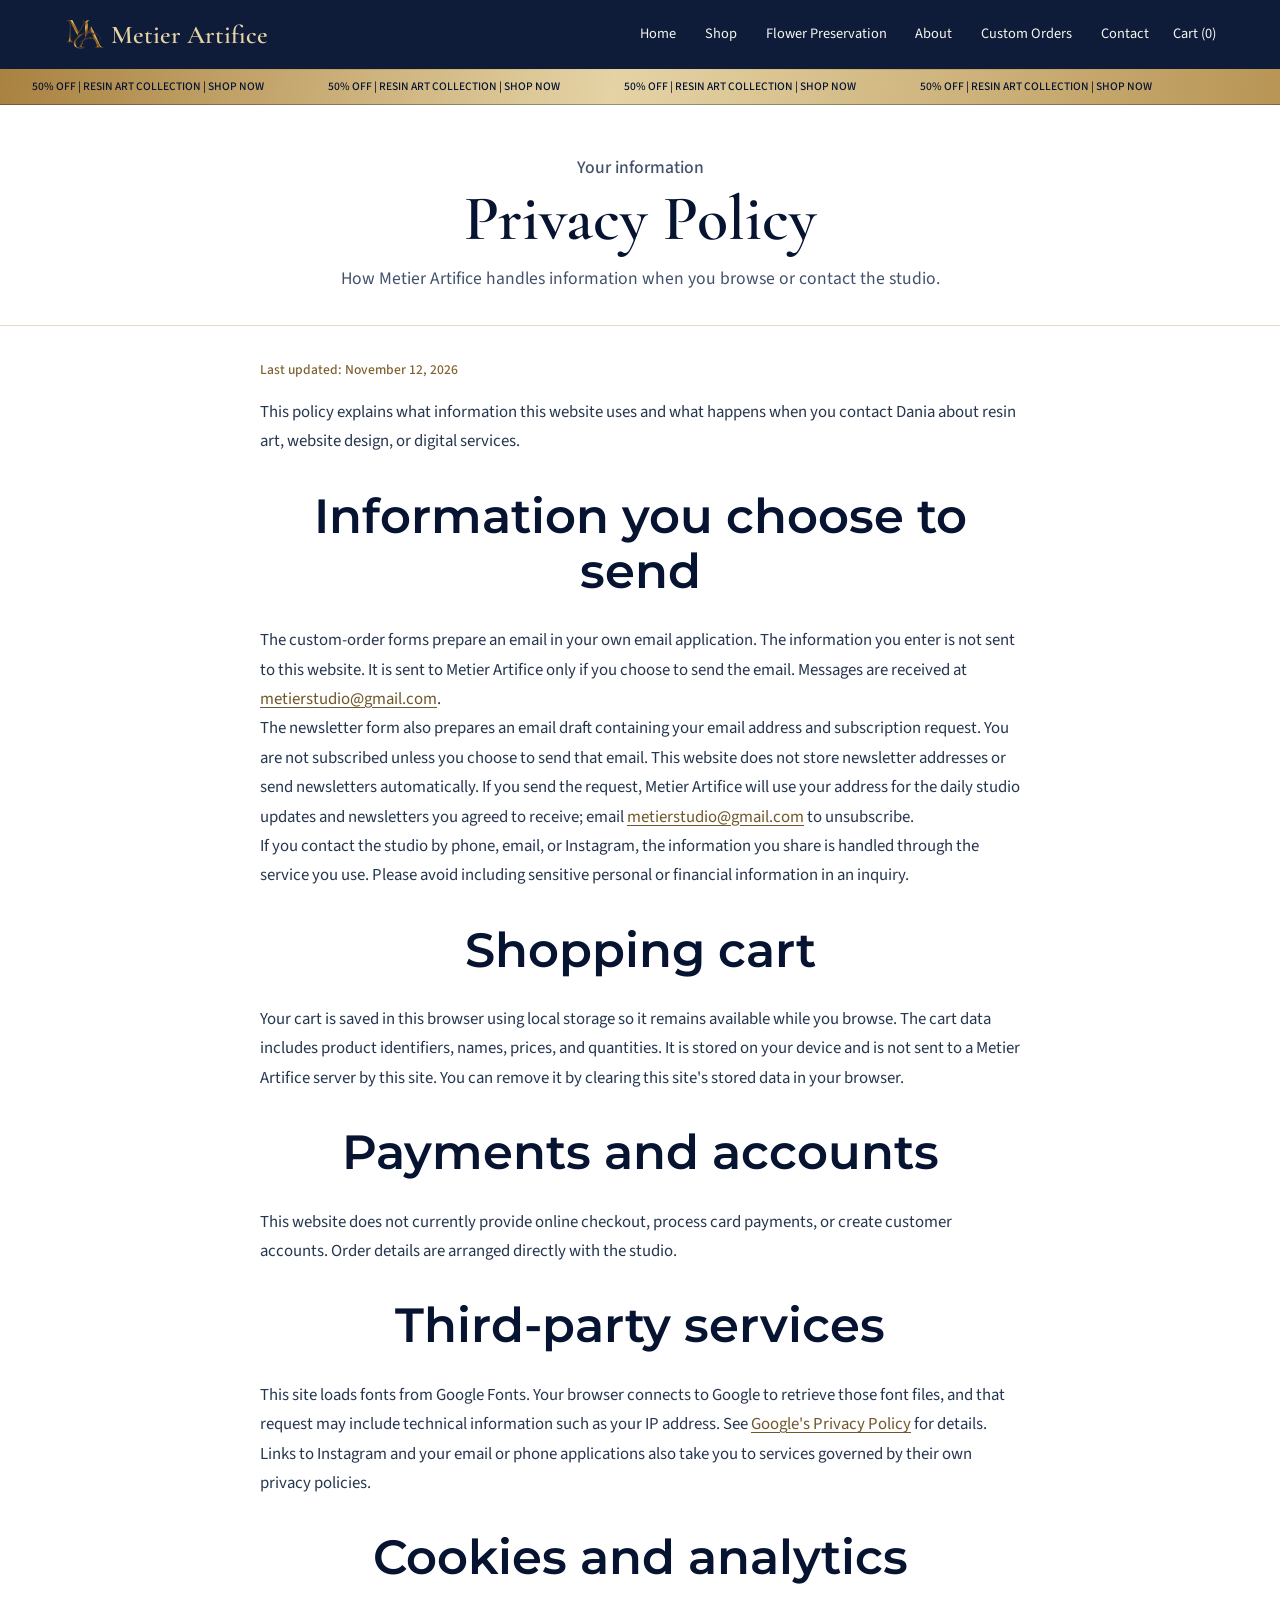
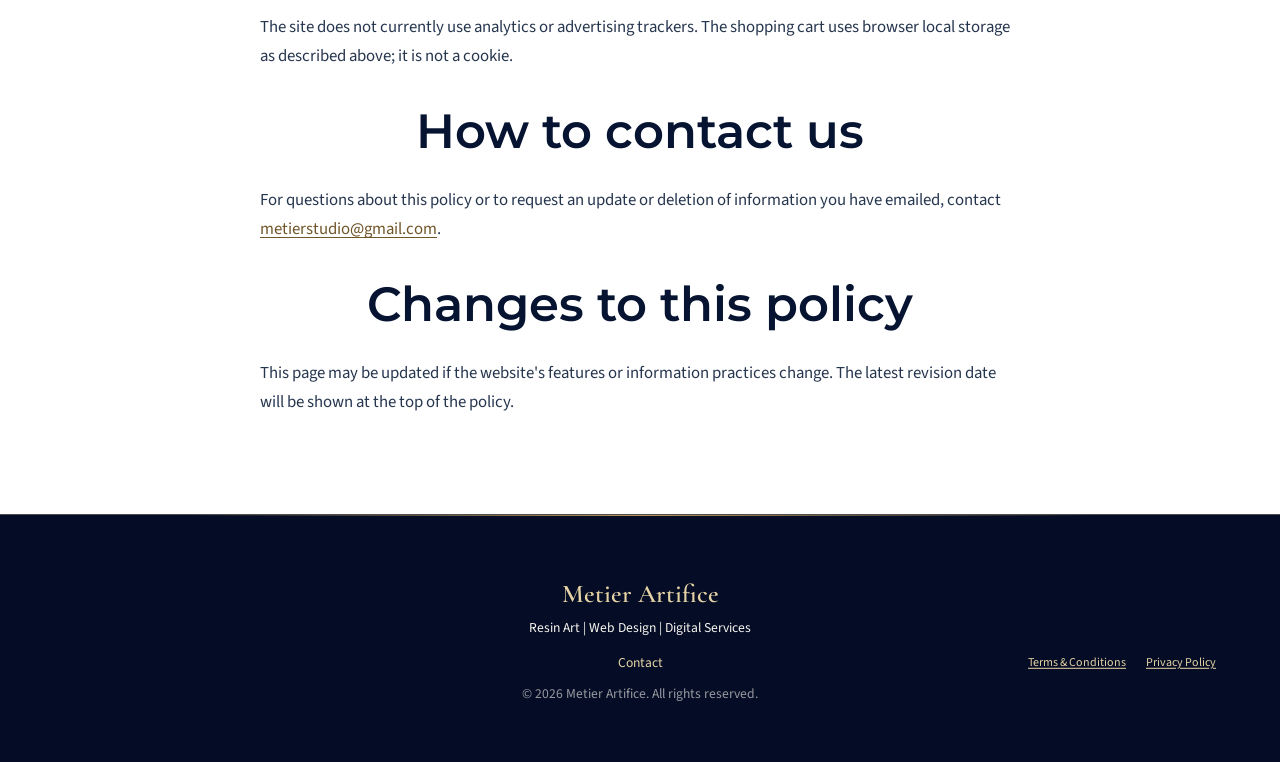
<file: privacy policy.html>
<!DOCTYPE html>
<html lang="en">
<head>
	<meta charset="UTF-8">
	<meta name="viewport" content="width=device-width, initial-scale=1">
	<title>Privacy Policy | Metier Artifice</title>
	<meta name="description" content="Learn how Metier Artifice handles information used on this website.">

	<link rel="preconnect" href="https://fonts.googleapis.com">
	<link rel="preconnect" href="https://fonts.gstatic.com" crossorigin>
	<link href="https://fonts.googleapis.com/css2?family=Cormorant+Garamond:ital,wght@0,400;0,600;1,400&family=Montserrat:wght@300;400;500&family=Source+Sans+3:wght@400;500&display=swap" rel="stylesheet">
	<link rel="stylesheet" href="css/style.css">
</head>
<body class="light-service-page">
	<header class="site-header">
		<a href="index.html" class="logo"><img class="brand-mark" src="images/metier-ma.png" alt=""><span>Metier Artifice</span></a>
		<nav class="nav" id="nav">
			<a href="index.html">Home</a>
			<a href="shop.html">Shop</a>
			<a href="flower-preservation.html">Flower Preservation</a>
			<a href="about.html">About</a>
			<a href="custom-orders.html">Custom Orders</a>
			<a href="contact.html">Contact</a>
		</nav>
		<a href="cart.html" class="cart-link" aria-label="Cart">Cart (<span id="cart-count">0</span>)</a>
		<button class="menu-btn" id="menu-btn" aria-label="Open menu" title="Open menu">
			<span class="menu-dots" aria-hidden="true"><i></i><i></i><i></i></span>
		</button>
		<a class="promo-ribbon" href="shop.html" aria-label="50 percent off resin art. Shop the collection.">
			<span class="promo-track" aria-hidden="true">
				<span>50% OFF | RESIN ART COLLECTION | SHOP NOW</span>
				<span>50% OFF | RESIN ART COLLECTION | SHOP NOW</span>
				<span>50% OFF | RESIN ART COLLECTION | SHOP NOW</span>
				<span>50% OFF | RESIN ART COLLECTION | SHOP NOW</span>
			</span>
		</a>
	</header>

	<main>
		<section class="page-head">
			<p class="privacy-kicker">Your information</p>
			<h1>Privacy Policy</h1>
			<p>How Metier Artifice handles information when you browse or contact the studio.</p>
		</section>

		<section class="section privacy-section">
			<article class="privacy-content">
				<p class="privacy-updated">Last updated: November 12, 2026</p>
				<p>This policy explains what information this website uses and what happens when you contact Dania about resin art, website design, or digital services.</p>

				<h2>Information you choose to send</h2>
				<p>The custom-order forms prepare an email in your own email application. The information you enter is not sent to this website. It is sent to Metier Artifice only if you choose to send the email. Messages are received at <a href="mailto:metierstudio@gmail.com">metierstudio@gmail.com</a>.</p>
				<p>The newsletter form also prepares an email draft containing your email address and subscription request. You are not subscribed unless you choose to send that email. This website does not store newsletter addresses or send newsletters automatically. If you send the request, Metier Artifice will use your address for the daily studio updates and newsletters you agreed to receive; email <a href="mailto:metierstudio@gmail.com">metierstudio@gmail.com</a> to unsubscribe.</p>
				<p>If you contact the studio by phone, email, or Instagram, the information you share is handled through the service you use. Please avoid including sensitive personal or financial information in an inquiry.</p>

				<h2>Shopping cart</h2>
				<p>Your cart is saved in this browser using local storage so it remains available while you browse. The cart data includes product identifiers, names, prices, and quantities. It is stored on your device and is not sent to a Metier Artifice server by this site. You can remove it by clearing this site's stored data in your browser.</p>

				<h2>Payments and accounts</h2>
				<p>This website does not currently provide online checkout, process card payments, or create customer accounts. Order details are arranged directly with the studio.</p>

				<h2>Third-party services</h2>
				<p>This site loads fonts from Google Fonts. Your browser connects to Google to retrieve those font files, and that request may include technical information such as your IP address. See <a href="https://policies.google.com/privacy" target="_blank" rel="noopener">Google's Privacy Policy</a> for details. Links to Instagram and your email or phone applications also take you to services governed by their own privacy policies.</p>

				<h2>Cookies and analytics</h2>
				<p>The site does not currently use analytics or advertising trackers. The shopping cart uses browser local storage as described above; it is not a cookie.</p>

				<h2>How to contact us</h2>
				<p>For questions about this policy or to request an update or deletion of information you have emailed, contact <a href="mailto:metierstudio@gmail.com">metierstudio@gmail.com</a>.</p>

				<h2>Changes to this policy</h2>
				<p>This page may be updated if the website's features or information practices change. The latest revision date will be shown at the top of the policy.</p>
			</article>
		</section>
	</main>

	<footer class="site-footer">
		<p class="logo">Metier Artifice</p>
		<p>Resin Art | Web Design | Digital Services</p>
		<div class="footer-links">
			<p><a href="contact.html">Contact</a></p>
			<span class="footer-legal"><a class="footer-policy" href="terms.html">Terms &amp; Conditions</a><a class="footer-policy" href="privacy%20policy.html">Privacy Policy</a></span>
		</div>
		<p class="copyright">© 2026 Metier Artifice. All rights reserved.</p>
	</footer>

	<script src="js/main.js"></script>
</body>
</html>
</file>
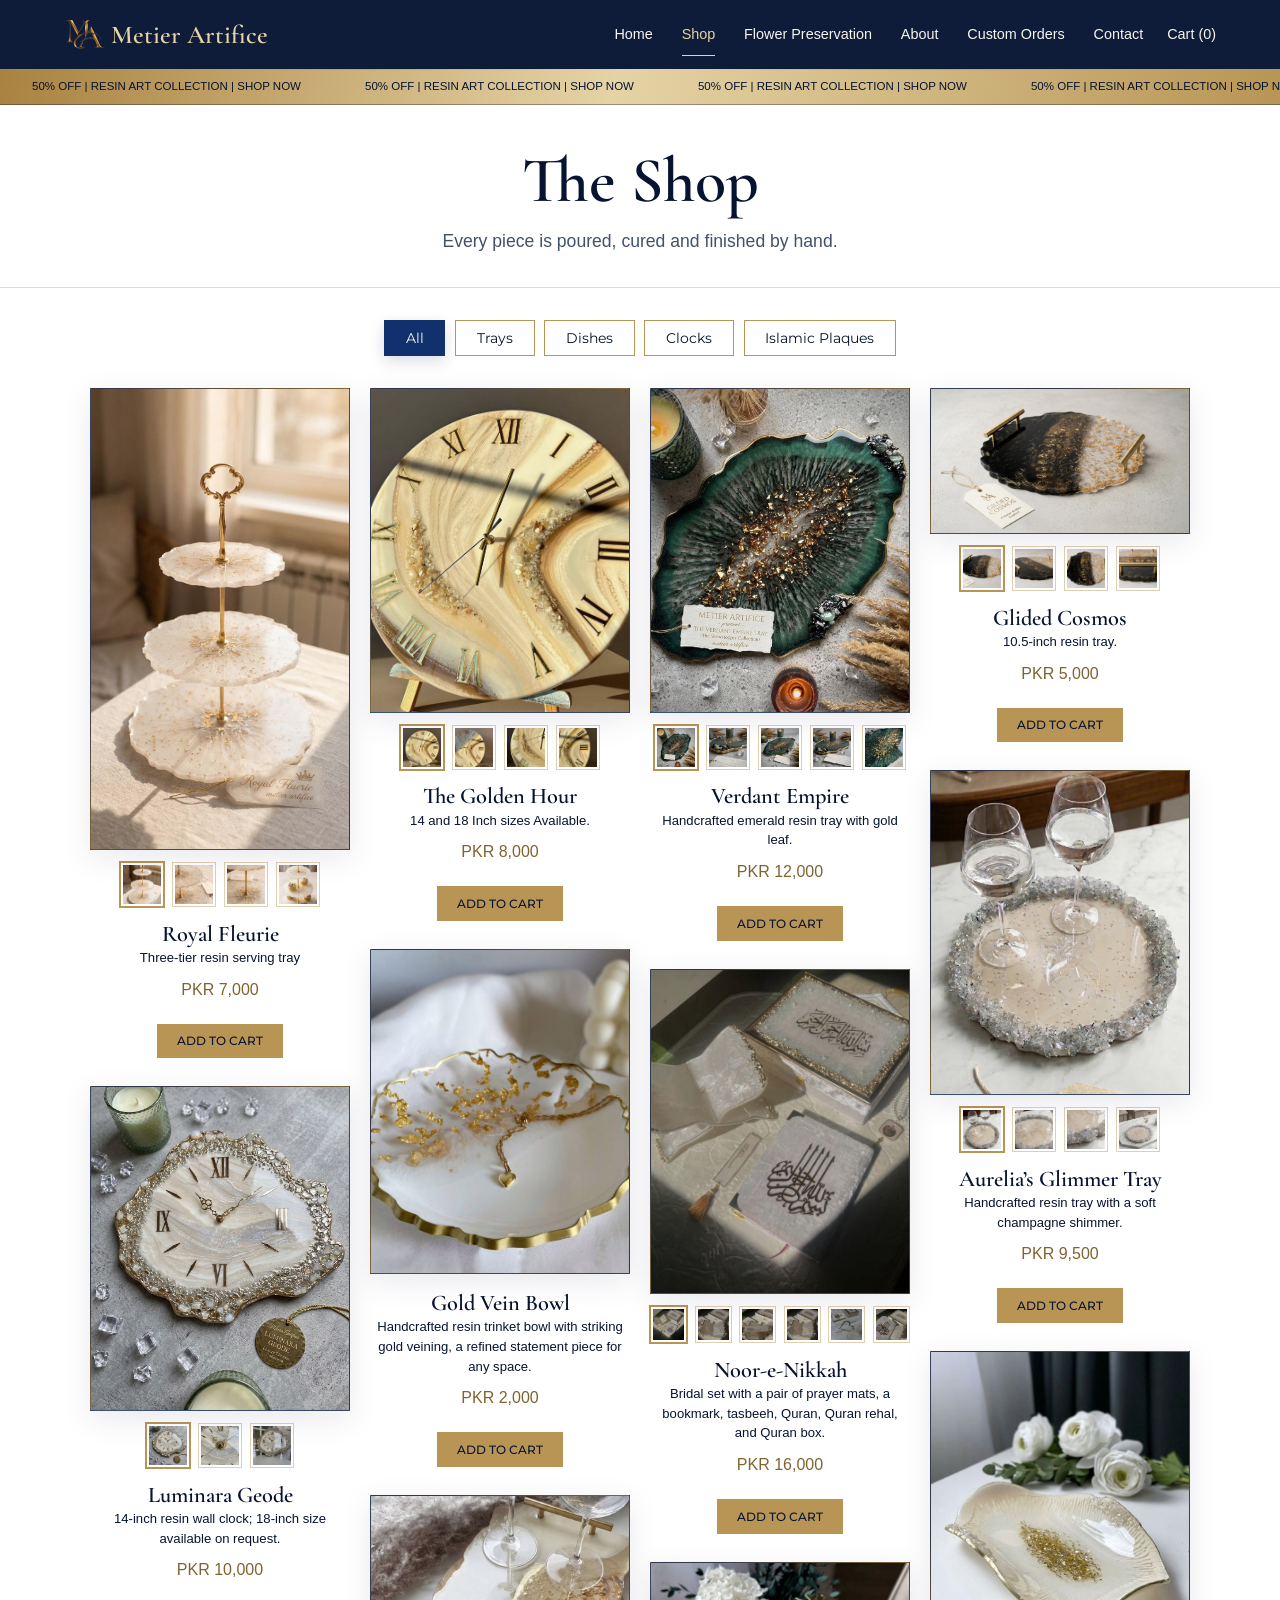
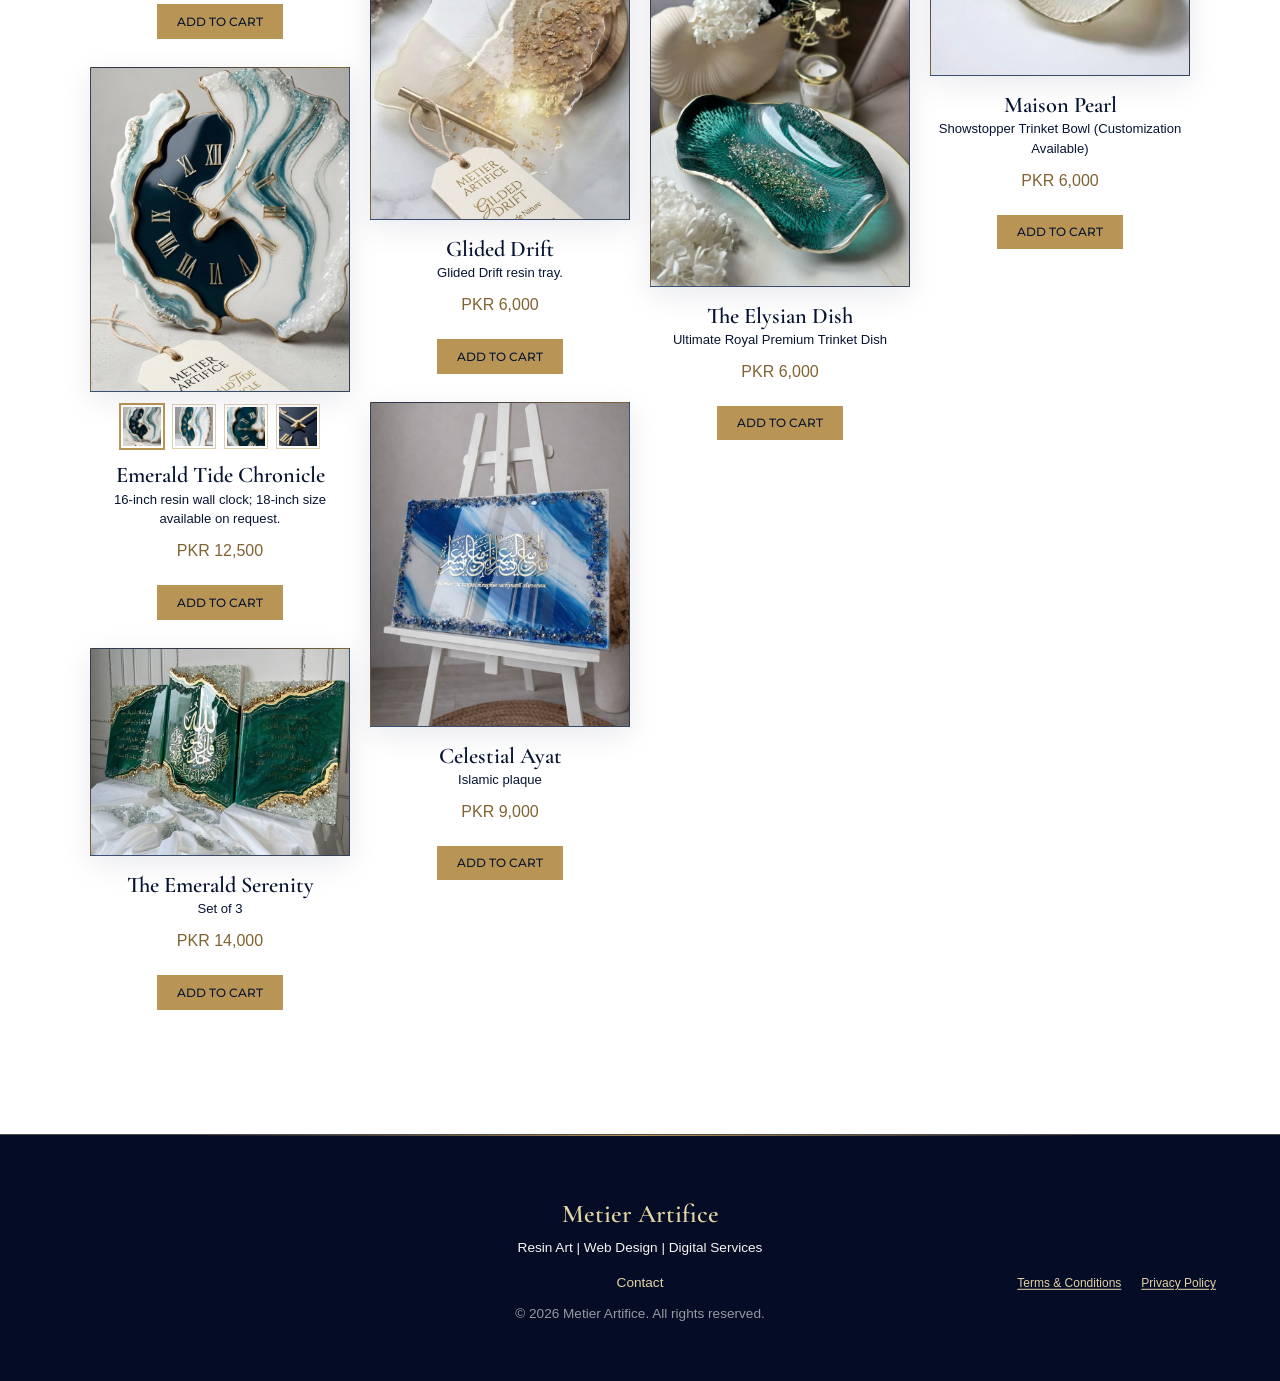
<file: shop.html>
<!DOCTYPE html>
<html lang="en">
<head>
  <meta charset="UTF-8">
  <meta name="viewport" content="width=device-width, initial-scale=1">
  <title>Shop | Metier Artifice</title>
  <meta name="description" content="Shop handcrafted resin trays, coasters, clocks, Islamic gifts and jewellery.">

  <link rel="preconnect" href="https://fonts.googleapis.com">
  <link rel="preconnect" href="https://fonts.gstatic.com" crossorigin>
  <link href="https://fonts.googleapis.com/css2?family=Cormorant+Garamond:ital,wght@0,400;0,600;1,400&family=Montserrat:wght@300;400;500&display=swap" rel="stylesheet">

  <link rel="stylesheet" href="css/style.css">
</head>
<body class="light-service-page">

  <header class="site-header">
    <a href="index.html" class="logo"><img class="brand-mark" src="images/metier-ma.png" alt=""><span>Metier Artifice</span></a>
    <nav class="nav" id="nav">
      <a href="index.html">Home</a>
      <a href="shop.html" class="active">Shop</a>
      <a href="flower-preservation.html">Flower Preservation</a>
      <a href="about.html">About</a>
      <a href="custom-orders.html">Custom Orders</a>
      <a href="contact.html">Contact</a>
    </nav>
    <a href="cart.html" class="cart-link" aria-label="Cart">Cart (<span id="cart-count">0</span>)</a>
    <button class="menu-btn" id="menu-btn" aria-label="Open menu" title="Open menu">
      <span class="menu-dots" aria-hidden="true"><i></i><i></i><i></i></span>
    </button>
    <a class="promo-ribbon" href="shop.html" aria-label="50 percent off resin art. Shop the collection.">
      <span class="promo-track" aria-hidden="true">
        <span>50% OFF | RESIN ART COLLECTION | SHOP NOW</span>
        <span>50% OFF | RESIN ART COLLECTION | SHOP NOW</span>
        <span>50% OFF | RESIN ART COLLECTION | SHOP NOW</span>
        <span>50% OFF | RESIN ART COLLECTION | SHOP NOW</span>
      </span>
    </a>
  </header>

  <main>
    <section class="page-head">
      <h1>The Shop</h1>
      <p>Every piece is poured, cured and finished by hand.</p>
    </section>

    <section class="section shop-section">
      <div class="filters" id="filters" aria-label="Filter products"></div>
      <div class="grid" id="product-grid"></div>
    </section>
  </main>

  <footer class="site-footer">
    <p class="logo">Metier Artifice</p>
    <p>Resin Art | Web Design | Digital Services</p>
    <div class="footer-links">
      <p><a href="contact.html">Contact</a></p>
      <span class="footer-legal"><a class="footer-policy" href="terms.html">Terms &amp; Conditions</a><a class="footer-policy" href="privacy%20policy.html">Privacy Policy</a></span>
    </div>
    <p class="copyright">© 2026 Metier Artifice. All rights reserved.</p>
  </footer>

  <!-- Order matters: data first, then shared code, then this page's code -->
  <script src="js/product.js"></script>
  <script src="js/main.js"></script>
  <script src="js/shop.js"></script>
</body>
</html>
</file>
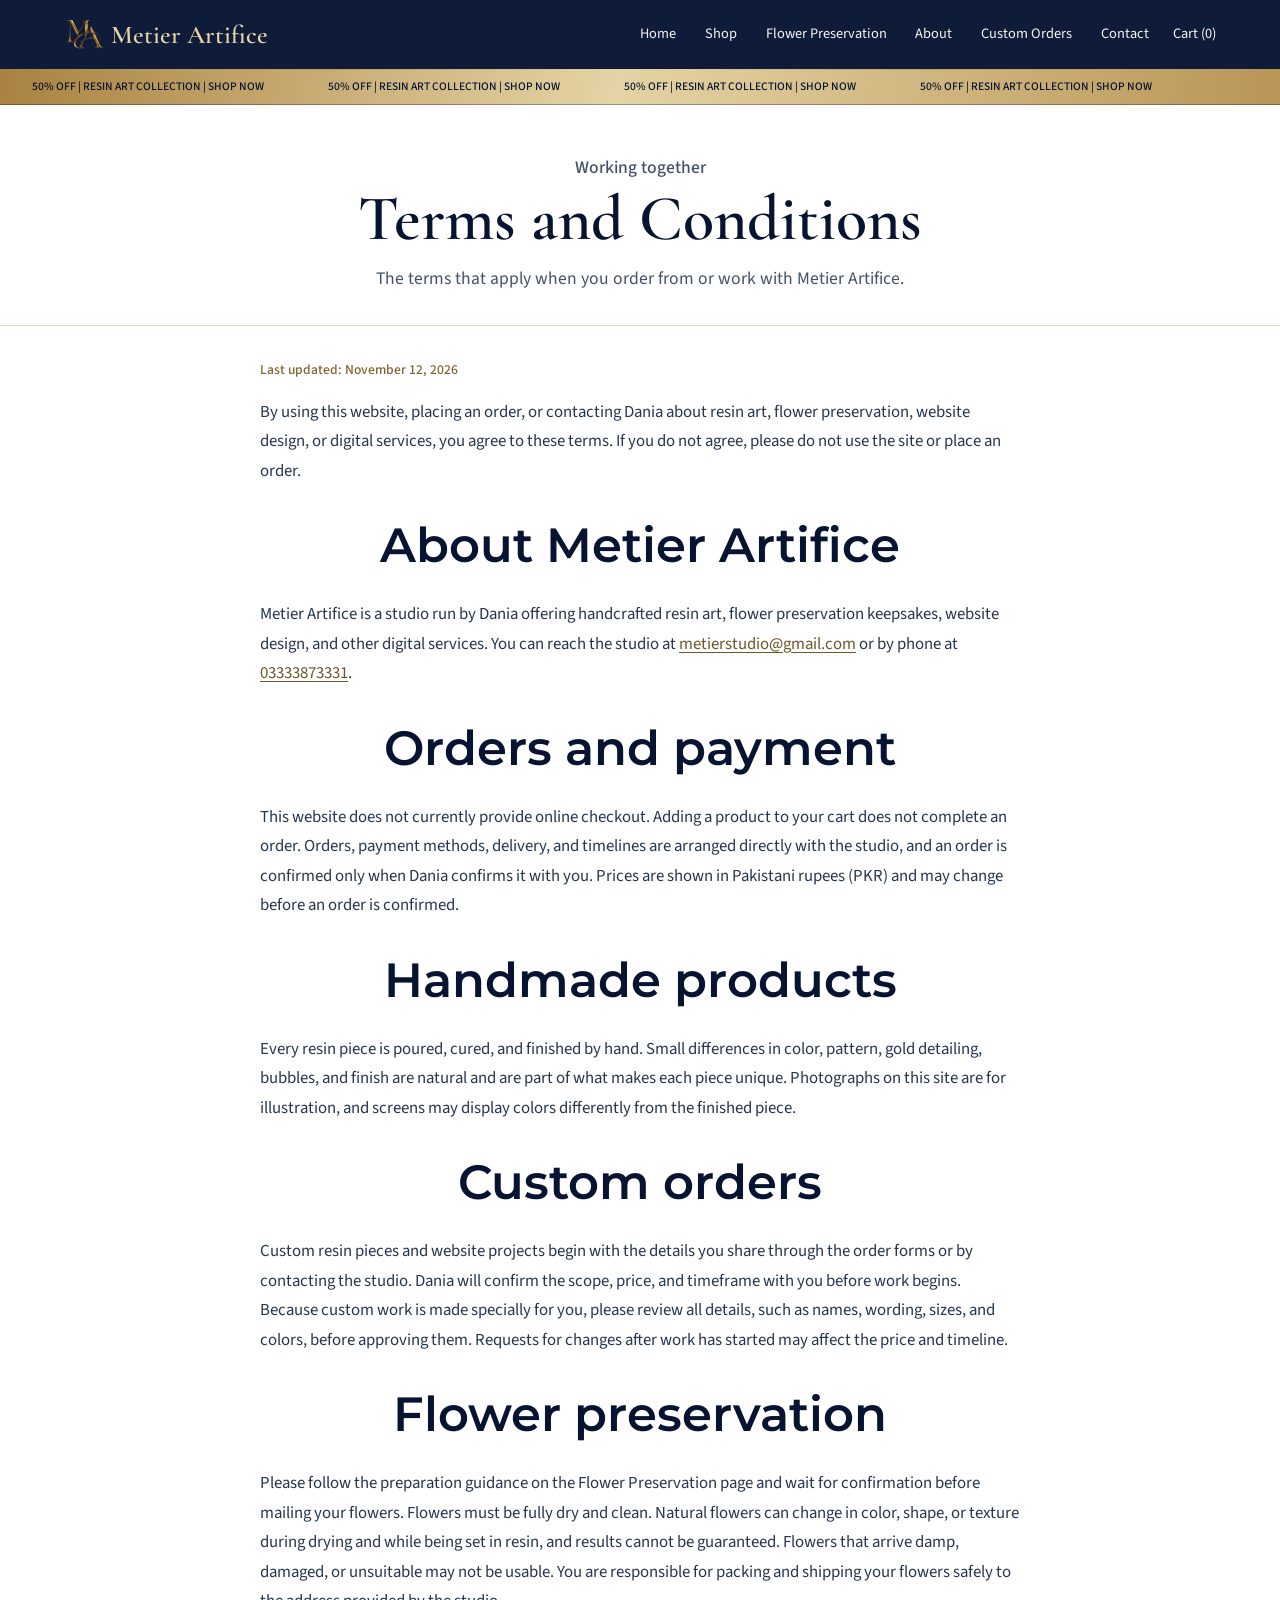
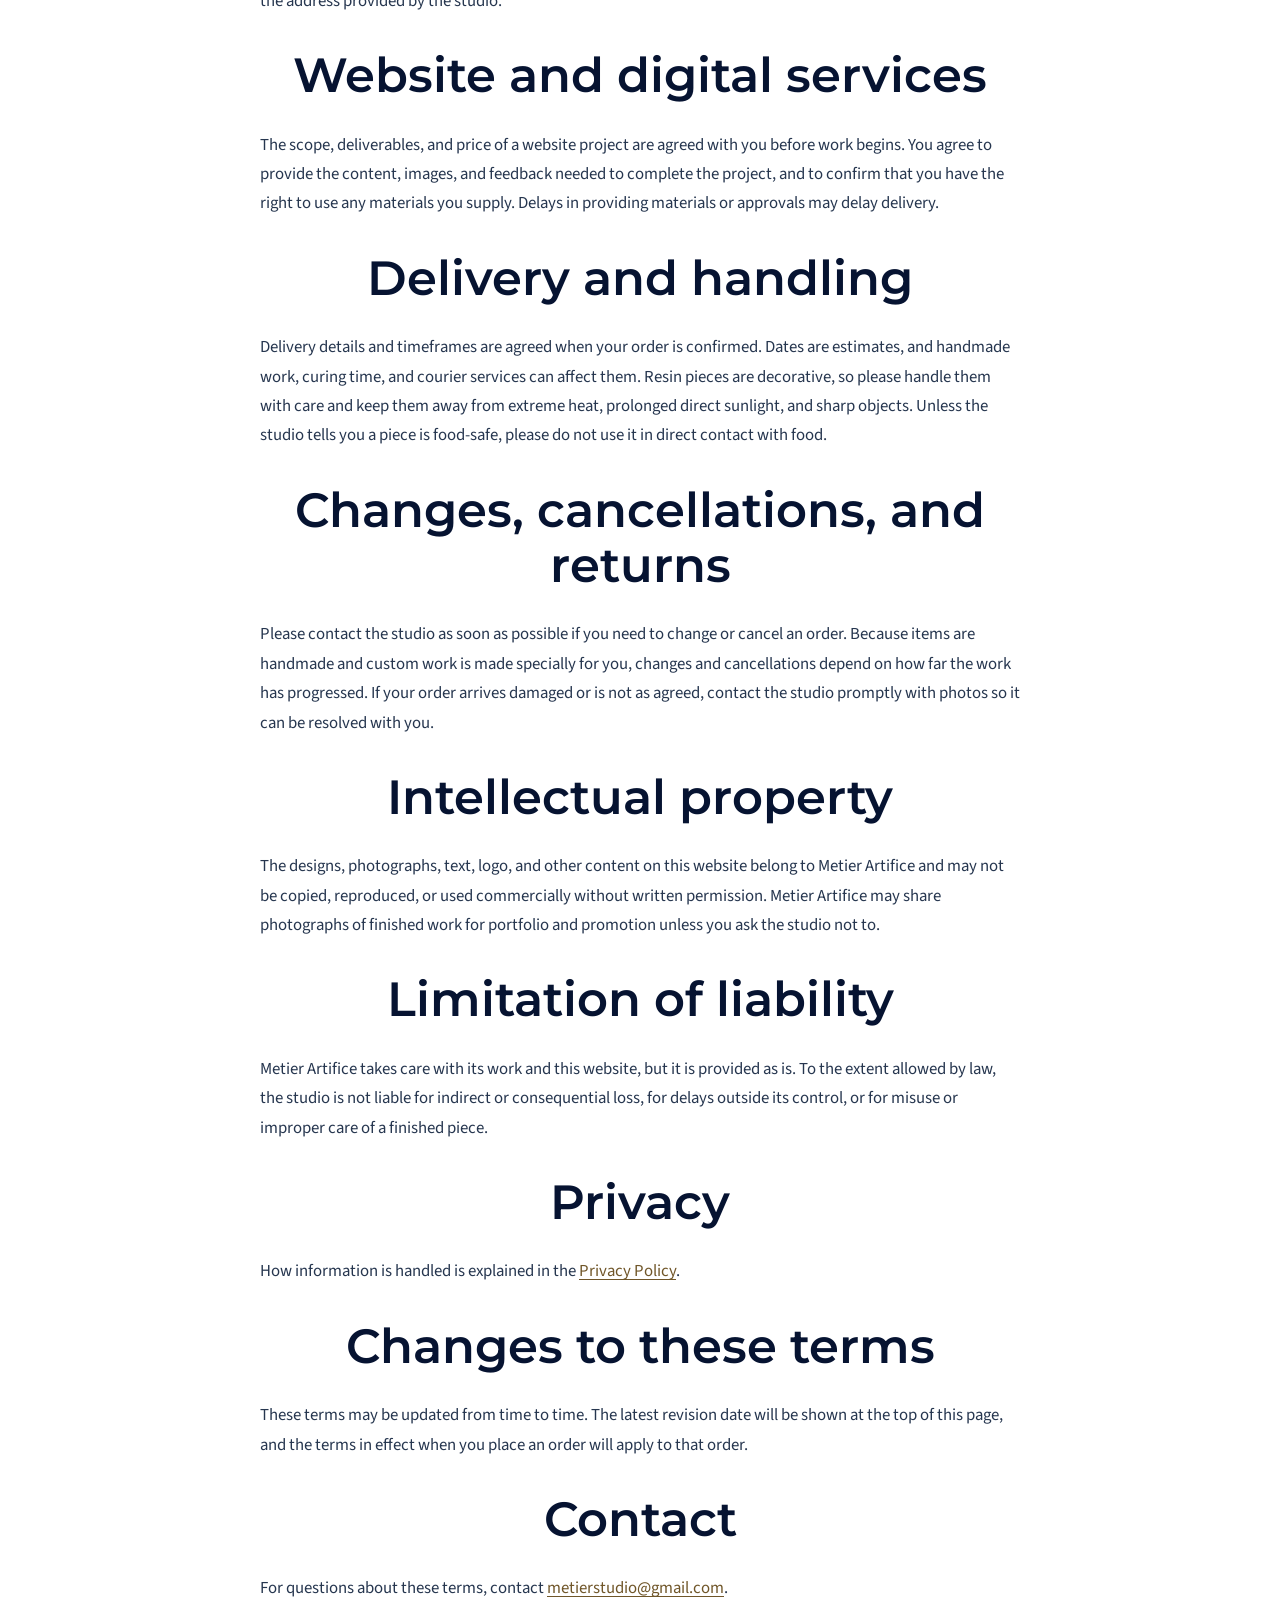
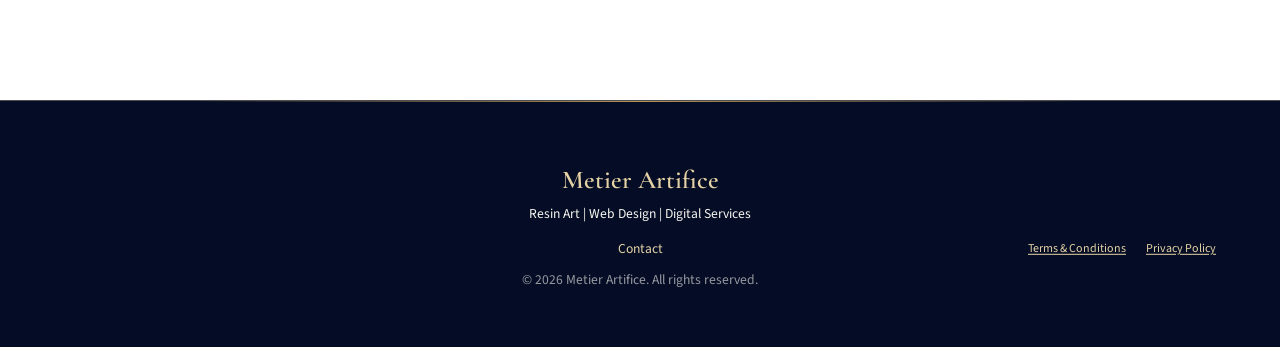
<file: terms.html>
<!DOCTYPE html>
<html lang="en">
<head>
	<meta charset="UTF-8">
	<meta name="viewport" content="width=device-width, initial-scale=1">
	<title>Terms and Conditions | Metier Artifice</title>
	<meta name="description" content="The terms that apply when you order from or work with Metier Artifice.">

	<link rel="preconnect" href="https://fonts.googleapis.com">
	<link rel="preconnect" href="https://fonts.gstatic.com" crossorigin>
	<link href="https://fonts.googleapis.com/css2?family=Cormorant+Garamond:ital,wght@0,400;0,600;1,400&family=Montserrat:wght@300;400;500&family=Source+Sans+3:wght@400;500&display=swap" rel="stylesheet">
	<link rel="stylesheet" href="css/style.css">
</head>
<body class="light-service-page">
	<header class="site-header">
		<a href="index.html" class="logo"><img class="brand-mark" src="images/metier-ma.png" alt=""><span>Metier Artifice</span></a>
		<nav class="nav" id="nav">
			<a href="index.html">Home</a>
			<a href="shop.html">Shop</a>
			<a href="flower-preservation.html">Flower Preservation</a>
			<a href="about.html">About</a>
			<a href="custom-orders.html">Custom Orders</a>
			<a href="contact.html">Contact</a>
		</nav>
		<a href="cart.html" class="cart-link" aria-label="Cart">Cart (<span id="cart-count">0</span>)</a>
		<button class="menu-btn" id="menu-btn" aria-label="Open menu" title="Open menu">
			<span class="menu-dots" aria-hidden="true"><i></i><i></i><i></i></span>
		</button>
		<a class="promo-ribbon" href="shop.html" aria-label="50 percent off resin art. Shop the collection.">
			<span class="promo-track" aria-hidden="true">
				<span>50% OFF | RESIN ART COLLECTION | SHOP NOW</span>
				<span>50% OFF | RESIN ART COLLECTION | SHOP NOW</span>
				<span>50% OFF | RESIN ART COLLECTION | SHOP NOW</span>
				<span>50% OFF | RESIN ART COLLECTION | SHOP NOW</span>
			</span>
		</a>
	</header>

	<main>
		<section class="page-head">
			<p class="privacy-kicker">Working together</p>
			<h1>Terms and Conditions</h1>
			<p>The terms that apply when you order from or work with Metier Artifice.</p>
		</section>

		<section class="section privacy-section">
			<article class="privacy-content">
				<p class="privacy-updated">Last updated: November 12, 2026</p>
				<p>By using this website, placing an order, or contacting Dania about resin art, flower preservation, website design, or digital services, you agree to these terms. If you do not agree, please do not use the site or place an order.</p>

				<h2>About Metier Artifice</h2>
				<p>Metier Artifice is a studio run by Dania offering handcrafted resin art, flower preservation keepsakes, website design, and other digital services. You can reach the studio at <a href="mailto:metierstudio@gmail.com">metierstudio@gmail.com</a> or by phone at <a href="tel:+923333873331">03333873331</a>.</p>

				<h2>Orders and payment</h2>
				<p>This website does not currently provide online checkout. Adding a product to your cart does not complete an order. Orders, payment methods, delivery, and timelines are arranged directly with the studio, and an order is confirmed only when Dania confirms it with you. Prices are shown in Pakistani rupees (PKR) and may change before an order is confirmed.</p>

				<h2>Handmade products</h2>
				<p>Every resin piece is poured, cured, and finished by hand. Small differences in color, pattern, gold detailing, bubbles, and finish are natural and are part of what makes each piece unique. Photographs on this site are for illustration, and screens may display colors differently from the finished piece.</p>

				<h2>Custom orders</h2>
				<p>Custom resin pieces and website projects begin with the details you share through the order forms or by contacting the studio. Dania will confirm the scope, price, and timeframe with you before work begins. Because custom work is made specially for you, please review all details, such as names, wording, sizes, and colors, before approving them. Requests for changes after work has started may affect the price and timeline.</p>

				<h2>Flower preservation</h2>
				<p>Please follow the preparation guidance on the Flower Preservation page and wait for confirmation before mailing your flowers. Flowers must be fully dry and clean. Natural flowers can change in color, shape, or texture during drying and while being set in resin, and results cannot be guaranteed. Flowers that arrive damp, damaged, or unsuitable may not be usable. You are responsible for packing and shipping your flowers safely to the address provided by the studio.</p>

				<h2>Website and digital services</h2>
				<p>The scope, deliverables, and price of a website project are agreed with you before work begins. You agree to provide the content, images, and feedback needed to complete the project, and to confirm that you have the right to use any materials you supply. Delays in providing materials or approvals may delay delivery.</p>

				<h2>Delivery and handling</h2>
				<p>Delivery details and timeframes are agreed when your order is confirmed. Dates are estimates, and handmade work, curing time, and courier services can affect them. Resin pieces are decorative, so please handle them with care and keep them away from extreme heat, prolonged direct sunlight, and sharp objects. Unless the studio tells you a piece is food-safe, please do not use it in direct contact with food.</p>

				<h2>Changes, cancellations, and returns</h2>
				<p>Please contact the studio as soon as possible if you need to change or cancel an order. Because items are handmade and custom work is made specially for you, changes and cancellations depend on how far the work has progressed. If your order arrives damaged or is not as agreed, contact the studio promptly with photos so it can be resolved with you.</p>

				<h2>Intellectual property</h2>
				<p>The designs, photographs, text, logo, and other content on this website belong to Metier Artifice and may not be copied, reproduced, or used commercially without written permission. Metier Artifice may share photographs of finished work for portfolio and promotion unless you ask the studio not to.</p>

				<h2>Limitation of liability</h2>
				<p>Metier Artifice takes care with its work and this website, but it is provided as is. To the extent allowed by law, the studio is not liable for indirect or consequential loss, for delays outside its control, or for misuse or improper care of a finished piece.</p>

				<h2>Privacy</h2>
				<p>How information is handled is explained in the <a href="privacy%20policy.html">Privacy Policy</a>.</p>

				<h2>Changes to these terms</h2>
				<p>These terms may be updated from time to time. The latest revision date will be shown at the top of this page, and the terms in effect when you place an order will apply to that order.</p>

				<h2>Contact</h2>
				<p>For questions about these terms, contact <a href="mailto:metierstudio@gmail.com">metierstudio@gmail.com</a>.</p>
			</article>
		</section>
	</main>

	<footer class="site-footer">
		<p class="logo">Metier Artifice</p>
		<p>Resin Art | Web Design | Digital Services</p>
		<div class="footer-links">
			<p><a href="contact.html">Contact</a></p>
			<span class="footer-legal"><a class="footer-policy" href="terms.html">Terms &amp; Conditions</a><a class="footer-policy" href="privacy%20policy.html">Privacy Policy</a></span>
		</div>
		<p class="copyright">© 2026 Metier Artifice. All rights reserved.</p>
	</footer>

	<script src="js/main.js"></script>
</body>
</html>
</file>
<file: css/style.css>
.contact-note a {
  color: #806331;
  text-decoration: underline;
  text-underline-offset: 0.2em;
}

.privacy-section {
  background: #FFFFFF;
  color: var(--deep-blue);
}

.privacy-kicker,
.privacy-updated {
  color: #806331;
  font-size: 0.8rem;
  font-weight: 500;
}

.privacy-content {
  max-width: 760px;
  margin: 0 auto;
  color: #26364F;
  font-family: 'Source Sans 3', sans-serif;
  font-size: 1.05rem;
  line-height: 1.75;
}

.privacy-content h2 {
  width: auto;
  margin: 2rem 0 0.6rem;
  padding: 0;
  color: var(--deep-blue);
  font-family: var(--font-body);
  font-size: 1.1rem;
  font-weight: 600;
  text-align: left;
}

.privacy-content h2::after {
  display: none;
}

.privacy-content a {
  color: #705629;
  text-decoration: underline;
  text-underline-offset: 0.15em;
  overflow-wrap: anywhere;
}

.privacy-updated {
  margin-bottom: 1rem;
  font-size: 0.85rem;
}
/* ---------- 1. PALETTE & FONTS ---------- */
:root {
  --royal-blue: #10316D;
  --deep-blue: #061331;
  --antique-gold: #B89555;
  --light-gold: #E5D3A5;
  --ivory: #F7F5EF;
  --font-heading: 'Cormorant Garamond', serif;
  --font-body: 'Montserrat', sans-serif;
}

/* ---------- 2. BASE ---------- */
* { margin: 0; padding: 0; box-sizing: border-box; }

html { scroll-behavior: smooth; }

body {
  font-family: var(--font-body);
  font-weight: 300;
  line-height: 1.7;
  color: var(--ivory);
  background: var(--deep-blue);
}

h1, h2, h3, .logo {
  font-family: var(--font-heading);
  font-weight: 600;
  line-height: 1.15;
}

a { color: inherit; text-decoration: none; }
img { max-width: 100%; display: block; }

/* ---------- 3. HEADER ---------- */
.site-header {
  position: fixed;
  top: 0; left: 0; right: 0;
  z-index: 10;
  display: flex;
  align-items: center;
  justify-content: space-between;
  gap: 1.5rem;
  padding: 1rem 5%;
  background: rgba(7, 19, 68, 0.85);
  backdrop-filter: blur(8px);
  border-bottom: 1px solid rgba(184, 146, 74, 0.35);
}

.promo-ribbon {
  position: absolute;
  top: 100%;
  left: 0;
  display: block;
  width: 100%;
  height: 2.25rem;
  overflow: hidden;
  border-bottom: 1px solid rgba(6, 19, 49, 0.35);
  background: linear-gradient(100deg, #A98240, #E5D3A5 48%, #B89555);
  color: #061331;
}

.promo-track {
  display: flex;
  width: max-content;
  height: 100%;
  align-items: center;
  animation: promo-marquee 26s linear infinite;
}

.promo-track span {
  flex: none;
  padding: 0 2rem;
  font-size: 0.72rem;
  font-weight: 500;
  line-height: 1;
  text-transform: uppercase;
  white-space: nowrap;
}

.promo-ribbon:hover .promo-track,
.promo-ribbon:focus-visible .promo-track {
  animation-play-state: paused;
}

@keyframes promo-marquee {
  to { transform: translateX(-50%); }
}

.logo { display: inline-flex; align-items: center; gap: 0.45rem; font-size: 1.6rem; color: var(--light-gold); letter-spacing: 0; white-space: nowrap; }
.brand-mark { display: block; width: 2.5rem; height: 1.85rem; flex: 0 0 auto; object-fit: contain; }

.nav { display: flex; gap: 1.8rem; margin-left: auto; font-size: 0.9rem; }
.nav a { padding: 0.25rem 0; border-bottom: 1px solid transparent; transition: border-color 0.3s, color 0.3s; }
.nav a:hover, .nav a.active { color: var(--light-gold); border-color: var(--antique-gold); }

.cart-link { font-size: 0.9rem; color: var(--light-gold); }
.menu-btn {
  display: none;
  width: 2.75rem;
  height: 2.75rem;
  place-items: center;
  background: none;
  border: 1px solid rgba(229, 211, 165, 0.55);
  color: var(--light-gold);
  cursor: pointer;
}
.menu-dots { display: flex; flex-direction: column; gap: 3px; }
.menu-dots i { width: 3px; height: 3px; border-radius: 50%; background: currentColor; }

/* ---------- 4. BUTTONS ---------- */
.btn {
  display: inline-block;
  padding: 0.85rem 2rem;
  background: var(--antique-gold);
  color: var(--deep-blue);
  font: 500 0.9rem var(--font-body);
  border: 1px solid var(--antique-gold);
  cursor: pointer;
  transition: background 0.3s, color 0.3s;
}
.btn:hover { background: var(--light-gold); }
.btn-ghost { background: transparent; color: var(--light-gold); }
.btn-ghost:hover { background: rgba(217, 188, 126, 0.12); }
.btn-small { padding: 0.55rem 1.2rem; font-size: 0.8rem; }
.text-link { color: var(--light-gold); border-bottom: 1px solid var(--antique-gold); }

:focus-visible { outline: 2px solid var(--light-gold); outline-offset: 3px; }

/* ---------- 5. HERO (the resin pour) ---------- */
.hero {
  position: relative;
  min-height: 100vh;
  display: flex;
  align-items: center;
  padding: 7rem 5% 4rem;
  overflow: hidden;
  background: radial-gradient(circle at 20% 20%, var(--royal-blue), var(--deep-blue) 70%);
}

.resin { position: absolute; inset: 0; filter: blur(60px); }

.pour {
  position: absolute;
  border-radius: 50%;
  opacity: 0;
  animation: pour 6s ease-out forwards, drift 18s ease-in-out 6s infinite alternate;
}
.pour-1 { width: 55vw; height: 55vw; right: -10vw; top: -8vw; background: var(--antique-gold); animation-delay: 0.2s, 6s; }
.pour-2 { width: 40vw; height: 40vw; right: 15vw; bottom: -12vw; background: #1A3A9C; animation-delay: 1s, 7s; }
.pour-3 { width: 25vw; height: 25vw; right: 2vw; bottom: 8vh; background: var(--light-gold); animation-delay: 2s, 8s; }

@keyframes pour {
  from { opacity: 0; transform: translateY(-40vh) scale(0.4); }
  to   { opacity: 0.55; transform: translateY(0) scale(1); }
}
@keyframes drift {
  from { transform: translate(0, 0) scale(1); opacity: 0.55; }
  to   { transform: translate(-4vw, 3vw) scale(1.08); opacity: 0.45; }
}

.hero-content { position: relative; max-width: 720px; }
.home-page .hero-layout {
  display: grid;
  grid-template-columns: minmax(0, 1.05fr) minmax(320px, 0.95fr);
  align-items: center;
  gap: clamp(2rem, 5vw, 4.5rem);
  width: 100%;
  max-width: 1200px;
  margin: 0 auto;
}

.home-page .hero-content {
  max-width: 680px;
  text-align: left;
}

.home-page .hero-actions {
  justify-content: flex-start;
}

.hero-media {
  position: relative;
  justify-self: end;
  width: 100%;
  max-width: 460px;
  margin: 0;
  padding: 0.65rem;
  border: 1px solid rgba(184, 149, 85, 0.55);
  background: linear-gradient(145deg, #FFFFFF, var(--ivory));
  box-shadow: 0 1.25rem 3rem rgba(6, 19, 49, 0.16);
}

.hero-media::before {
  content: "";
  position: absolute;
  inset: -0.65rem 0.65rem 0.65rem -0.65rem;
  border: 1px solid rgba(184, 149, 85, 0.45);
  pointer-events: none;
}

.hero-video {
  position: relative;
  z-index: 1;
  display: block;
  width: 100%;
  height: auto;
  aspect-ratio: 7 / 8;
  object-fit: cover;
  object-position: center 45%;
  background: var(--deep-blue);
}

.hero-media-caption {
  position: relative;
  z-index: 1;
  margin: 0.6rem 0.35rem 0 !important;
  color: #806331 !important;
  font-size: 0.75rem !important;
  font-weight: 500;
  letter-spacing: 0.06em;
  line-height: 1.4 !important;
}

.hero .hero-byline {
  margin: 0 0 1.4rem;
  color: var(--light-gold);
  font-family: var(--font-body);
  font-size: 0.95rem;
  font-weight: 700;
  line-height: 1.4;
}
.hero h1 { max-width: 16ch; font-size: 4.75rem; line-height: 1.04; color: var(--ivory); margin-bottom: 0.4rem; }
.hero p { font-size: 1.05rem; line-height: 1.8; max-width: 55ch; margin-bottom: 2rem; }
.hero .hero-description { font-family: 'Source Sans 3', sans-serif; }
.hero-actions { display: flex; flex-wrap: wrap; justify-content: center; gap: 1rem; }
.hero-actions .btn { padding: 0.68rem 1.15rem; font-size: 0.7rem; }

/* ---------- 6. SECTIONS & PRODUCT CARDS ---------- */
.section { padding: 6rem 5%; background: #0A1B40; color: var(--ivory); }
.section h2 { font-size: clamp(2rem, 4vw, 3rem); text-align: center; }
.section-intro { text-align: center; margin: 0.5rem 0 3rem; opacity: 0.75; }
.center { text-align: center; margin-top: 3rem; }
.section .text-link { color: var(--light-gold); }

.grid {
  display: grid;
  grid-template-columns: repeat(auto-fit, minmax(220px, 1fr));
  gap: 2rem;
  max-width: 1100px;
  margin: 0 auto;
}

.card { text-align: center; }
.card-img {
  aspect-ratio: 4 / 5;
  margin-bottom: 1rem;
  overflow: hidden;
  background: linear-gradient(135deg, var(--royal-blue), var(--antique-gold)); /* shows until you add real photos */
}
.card-img img { width: 100%; height: 100%; object-fit: cover; transition: transform 0.6s; }
.card:hover .card-img img { transform: scale(1.05); }
.home-page .featured-bowl .card-img {
  width: min(100%, 200px);
  margin-right: auto;
  margin-left: auto;
}
.card h3 { font-size: 1.4rem; }
.product-description { margin: 0.1rem 0 0.5rem; font-size: 0.82rem; line-height: 1.5; }
.product-description:empty { display: none; }
.price { color: var(--antique-gold); font-weight: 500; margin: 0.3rem 0 1rem; }
.section .btn-small { background: var(--antique-gold); border-color: var(--antique-gold); color: var(--deep-blue); }
.section .btn-small:hover { background: var(--antique-gold); border-color: var(--antique-gold); color: var(--deep-blue); }
.section .btn-small.added { background: var(--light-gold); border-color: var(--light-gold); color: var(--deep-blue); }

/* ---------- 7. CUSTOM ORDER BAND ---------- */
.band { padding: 6rem 5%; text-align: center; background: var(--royal-blue); }
.band h2 { font-size: clamp(2rem, 4vw, 3rem); color: var(--light-gold); margin-bottom: 0.8rem; }
.band p { margin-bottom: 2rem; }

/* ---------- 8. FOOTER ---------- */
.site-footer { position: relative; padding: 3rem 5%; text-align: center; font-size: 0.85rem; border-top: 1px solid rgba(184, 146, 74, 0.35); }
.site-footer p { margin-bottom: 0.5rem; }
.site-footer a { color: var(--light-gold); }
.copyright { opacity: 0.6; }

.site-footer .footer-links {
  position: relative;
  display: flex;
  width: 100%;
  align-items: center;
  justify-content: center;
  margin: 0.75rem auto 0.5rem;
}

.site-footer .footer-links p {
  margin: 0;
}

.site-footer .footer-legal {
  position: absolute;
  top: 50%;
  right: 0;
  display: flex;
  gap: 1.25rem;
  transform: translateY(-50%);
}

.site-footer .footer-policy {
  color: var(--light-gold);
  font-size: 0.75rem;
  text-decoration: underline;
  text-underline-offset: 0.2em;
}

.site-footer .footer-policy:hover {
  color: var(--ivory);
}

/* ---------- 9. MOBILE ---------- */
@media (max-width: 800px) {
  .site-footer .footer-legal {
    position: static;
    transform: none;
    justify-content: center;
  }

  .site-footer .footer-links {
    flex-direction: column;
    gap: 0.75rem;
  }

  .menu-btn { display: grid; }
  .nav {
    display: none;
    position: absolute;
    top: calc(100% + 2.25rem); left: 0; right: 0;
    flex-direction: column;
    gap: 0;
    padding: 1rem 5%;
    background: var(--deep-blue);
  }
  .nav.open { display: flex; }
  .nav a { padding: 0.8rem 0; }
  .hero { align-items: flex-start; padding-top: 8rem; }
  .hero h1 { font-size: 3.25rem; }

  .home-page .hero-layout {
    grid-template-columns: 1fr;
    gap: 2rem;
  }

  .home-page .hero-content {
    margin: 0 auto;
    text-align: center;
  }

  .home-page .hero h1,
  .home-page .hero-description {
    margin-right: auto;
    margin-left: auto;
  }

  .home-page .hero-actions {
    justify-content: center;
  }

  .home-page .hero-media {
    width: min(100%, 620px);
    margin: 0 auto;
    justify-self: center;
  }
}

/* Respect people who turn off motion */
@media (prefers-reduced-motion: reduce) {
  .pour { animation: none; opacity: 0.5; }
  html { scroll-behavior: auto; }
}

/* ---------- 10. INNER PAGE HEADER & SHOP FILTERS ---------- */
.page-head {
  padding: 9rem 5% 4rem;
  text-align: center;
  background: radial-gradient(circle at 50% 0%, var(--royal-blue), var(--deep-blue) 75%);
}
.page-head h1 { font-size: clamp(2.5rem, 6vw, 4rem); color: var(--light-gold); }
.page-head p { margin-top: 0.6rem; opacity: 0.85; }

.shop-section { padding-top: 3rem; }

.filters {
  display: flex;
  flex-wrap: wrap;
  justify-content: center;
  gap: 0.6rem;
  margin-bottom: 3rem;
}
.filters button {
  padding: 0.55rem 1.3rem;
  font: 400 0.85rem var(--font-body);
  color: var(--light-gold);
  background: transparent;
  border: 1px solid var(--antique-gold);
  cursor: pointer;
  transition: background 0.3s, color 0.3s;
}
.filters button:hover { background: rgba(184, 146, 74, 0.18); color: var(--light-gold); }
.filters button.active { background: var(--antique-gold); border-color: var(--antique-gold); color: var(--deep-blue); }

/* ---------- 11. CART ---------- */
.cart-section { min-height: 50vh; }
.cart-list, .cart-summary { max-width: 800px; margin: 0 auto; }

.cart-row {
  display: grid;
  grid-template-columns: 1fr auto auto auto;
  align-items: center;
  gap: 1.5rem;
  padding: 1.5rem 0;
  border-bottom: 1px solid rgba(184, 146, 74, 0.4);
}
.cart-row h3 { font-size: 1.3rem; }
.cart-row .price { margin: 0.2rem 0 0; }
.line-total { font-weight: 500; min-width: 110px; text-align: right; }

.qty { display: flex; align-items: center; gap: 0.8rem; }
.qty-btn {
  width: 2rem; height: 2rem;
  font: 400 1.1rem var(--font-body);
  color: var(--light-gold);
  background: transparent;
  border: 1px solid var(--antique-gold);
  cursor: pointer;
}
.qty-btn:hover { background: rgba(184, 146, 74, 0.15); }

.remove-btn {
  background: none; border: none;
  font: 300 0.85rem var(--font-body);
  color: var(--light-gold);
  text-decoration: underline;
  cursor: pointer;
}

.cart-summary { text-align: right; padding-top: 2rem; }
.cart-summary p { font-size: 1.2rem; }
.cart-summary strong { margin-left: 1rem; color: var(--light-gold); font-size: 1.5rem; }
.cart-summary .note { font-size: 0.85rem; opacity: 0.7; margin: 0.3rem 0 1.5rem; }
.cart-summary .btn { background: var(--antique-gold); border-color: var(--antique-gold); color: var(--deep-blue); }
.cart-summary .btn:hover { background: var(--antique-gold); border-color: var(--antique-gold); color: var(--deep-blue); }

.cart-empty { text-align: center; padding: 3rem 0; }
.cart-empty p { font-size: 1.2rem; margin-bottom: 1.5rem; }
.cart-empty .btn { background: var(--antique-gold); border-color: var(--antique-gold); color: var(--deep-blue); }

@media (max-width: 800px) {
  .cart-row { grid-template-columns: 1fr auto; row-gap: 0.8rem; }
  .line-total { text-align: left; }
}

/* =========================================================
   METIER ARTIFICE — LUXURY EXPERIENCE UPGRADE
   Royal Blue | Antique Gold | Editorial Luxury
========================================================= */

/* ---------- 1. REFINED DESIGN DETAILS ---------- */

:root {
  --gold-highlight: #E8D5A5;
  --gold-muted: #92733D;
  --luxury-shadow: 0 20px 55px rgba(3, 10, 37, 0.18);
  --soft-shadow: 0 8px 30px rgba(7, 19, 68, 0.09);
  --luxury-transition: 0.45s cubic-bezier(.2,.8,.2,1);
}

::selection {
  background: var(--antique-gold);
  color: var(--deep-blue);
}

body {
  letter-spacing: 0;
  -webkit-font-smoothing: antialiased;
}

h1, h2, h3 {
  letter-spacing: 0;
}

.section {
  position: relative;
  overflow: hidden;
}

.section h2 {
  letter-spacing: 0;
}

/* ---------- 2. LUXURY HEADER ---------- */

.site-header {
  padding-top: 1.15rem;
  padding-bottom: 1.15rem;
  transition: background var(--luxury-transition),
              padding var(--luxury-transition),
              box-shadow var(--luxury-transition);
}

.site-header::after {
  content: "";
  position: absolute;
  bottom: -1px;
  left: 5%;
  width: 90%;
  height: 1px;
  background: linear-gradient(
    90deg,
    transparent,
    var(--antique-gold),
    var(--gold-highlight),
    var(--antique-gold),
    transparent
  );
  opacity: 0.7;
}

.logo {
  position: relative;
  transition: letter-spacing 0.4s ease;
}

.logo:hover {
  letter-spacing: 0;
}

.nav a {
  position: relative;
  border-bottom: none;
  transition: color 0.3s ease;
}

.nav a::after {
  content: "";
  position: absolute;
  left: 50%;
  bottom: -5px;
  width: 0;
  height: 1px;
  background: var(--light-gold);
  transition: width 0.35s ease, left 0.35s ease;
}

.nav a:hover::after,
.nav a.active::after {
  width: 100%;
  left: 0;
}

.cart-link {
  transition: color 0.3s ease;
}

.cart-link:hover {
  color: var(--ivory);
}

/* ---------- 3. PREMIUM BUTTONS ---------- */

.btn {
  position: relative;
  overflow: hidden;
  letter-spacing: 0;
  text-transform: uppercase;
  font-size: 0.78rem;
  transition:
    transform 0.35s ease,
    background 0.35s ease,
    box-shadow 0.35s ease;
}

.btn::before {
  content: "";
  position: absolute;
  top: 0;
  left: -120%;
  width: 70%;
  height: 100%;
  background: linear-gradient(
    110deg,
    transparent,
    rgba(255,255,255,0.35),
    transparent
  );
  transform: skewX(-20deg);
  transition: left 0.65s ease;
}

.btn:hover::before {
  left: 150%;
}

.btn:hover {
  transform: translateY(-3px);
  box-shadow: 0 9px 24px rgba(184, 146, 74, 0.25);
}

.btn:active {
  transform: translateY(-1px);
}

/* ---------- 4. REFINED HERO ---------- */

.hero {
  background:
    radial-gradient(
      ellipse at 75% 40%,
      rgba(16, 49, 109, 0.28),
      transparent 50%
    ),
    linear-gradient(125deg, #061331, #10316D 60%, #061331);
}

.hero::before {
  content: "";
  position: absolute;
  inset: 0;
  pointer-events: none;
  opacity: 0.16;
  background-image:
    repeating-linear-gradient(
      0deg,
      transparent,
      transparent 3px,
      rgba(255,255,255,0.025) 4px
    );
}

.hero-content {
  animation: luxuryEntrance 1.2s cubic-bezier(.2,.8,.2,1) both;
}

.hero h1 {
  text-shadow: 0 8px 35px rgba(0,0,0,0.2);
}

.hero p {
  color: rgba(248,244,234,0.82);
  letter-spacing: 0;
  line-height: 1.9;
}

.pour {
  mix-blend-mode: screen;
}

.pour-1 {
  filter: blur(75px);
}

.pour-2 {
  filter: blur(65px);
}

.pour-3 {
  filter: blur(55px);
}

/* ---------- 5. LUXURY SECTION DETAILS ---------- */

.section h2 {
  position: relative;
  width: fit-content;
  max-width: 100%;
  margin-left: auto;
  margin-right: auto;
  padding-bottom: 1.1rem;
}

.section h2::after {
  content: "";
  position: absolute;
  bottom: 0;
  left: 50%;
  width: 65px;
  height: 1px;
  background: var(--antique-gold);
  transform: translateX(-50%);
  transition: width 0.4s ease;
}

.section h2:hover::after {
  width: 110px;
}

.section-intro {
  letter-spacing: 0;
  line-height: 1.9;
}

/* ---------- 6. PREMIUM PRODUCT CARDS ---------- */

.card {
  position: relative;
  padding-bottom: 1.4rem;
  transition: transform var(--luxury-transition);
}

.card:hover {
  transform: translateY(-8px);
}

.card-img {
  position: relative;
  border: 1px solid rgba(184,146,74,0.22);
  box-shadow: var(--soft-shadow);
  background: var(--deep-blue);
}

.card-img::after {
  content: "";
  position: absolute;
  inset: 0;
  border: 1px solid rgba(217,188,126,0);
  pointer-events: none;
  transition: border-color 0.45s ease;
}

.card:hover .card-img::after {
  border-color: rgba(217,188,126,0.75);
}

.card-img img {
  filter: saturate(0.94);
  transition:
    transform 0.9s cubic-bezier(.2,.8,.2,1),
    filter 0.5s ease;
}

.card:hover .card-img img {
  transform: scale(1.07);
  filter: saturate(1.08);
}

.card[data-product-id="glided-cosmos"] .card-img {
  aspect-ratio: 16 / 9;
}

.card[data-product-id="glided-cosmos"] .card-img img {
  object-fit: cover;
  object-position: center;
}

.card[data-product-id="glided-cosmos"]:hover .card-img img {
  transform: none;
}

.card[data-product-id="royal-fleurie"] .card-img {
  aspect-ratio: 9 / 16;
}

.card[data-product-id="royal-fleurie"] .card-img img {
  object-position: center 20%;
}

.card[data-product-id="royal-fleurie"]:hover .card-img img {
  transform: none;
}

.card[data-product-id="emerald-serenity"] .card-img {
  aspect-ratio: 736 / 590;
}

/* Shop page: masonry columns so cards of different heights pack with no empty gaps */
#product-grid {
  display: flex;
  align-items: flex-start;
  gap: 1.25rem;
  max-width: 1100px;
}

#product-grid .shop-col {
  flex: 1 1 0;
  min-width: 0;
}

#product-grid .card {
  display: block;
  width: 100%;
  margin-bottom: 1.25rem;
  padding-bottom: 0.5rem;
}

#product-grid .card:hover {
  transform: none;
}

.shop-section .filters {
  margin-bottom: 2rem;
}

@media (max-width: 700px) {
  #product-grid { gap: 0.9rem; }
}

.card h3 {
  transition: color 0.3s ease;
}

.card:hover h3 {
  color: var(--gold-muted);
}

.price {
  letter-spacing: 0;
}

.card .btn {
  margin-top: 0.3rem;
}

.product-gallery {
  display: flex;
  justify-content: center;
  gap: 0.45rem;
  margin: -0.25rem 0 0.85rem;
}

.product-thumb {
  width: 2.8rem;
  aspect-ratio: 1;
  padding: 2px;
  overflow: hidden;
  border: 1px solid rgba(184, 149, 85, 0.45);
  background: transparent;
  cursor: pointer;
}

.product-thumb[aria-pressed="true"] {
  border-color: var(--antique-gold);
  outline: 1px solid var(--antique-gold);
}

.product-thumb img {
  width: 100%;
  height: 100%;
  object-fit: cover;
}

/* ---------- 7. GOLDEN COLLECTION DETAILS ---------- */

.collection {
  box-shadow: var(--soft-shadow);
  border: 1px solid rgba(184,146,74,0.25);
}

.collection::after {
  content: "";
  position: absolute;
  inset: 12px;
  border: 1px solid rgba(217,188,126,0.0);
  pointer-events: none;
  transition: border-color 0.5s ease;
  z-index: 1;
}

.collection:hover::after {
  border-color: rgba(217,188,126,0.8);
}

.collection img {
  filter: brightness(0.91);
}

.collection:hover img {
  filter: brightness(1);
}

.collection-text {
  z-index: 2;
}

.collection-count {
  display: inline-block;
  transition: letter-spacing 0.3s ease;
}

.collection:hover .collection-count {
  letter-spacing: 0;
}

/* ---------- 8. CUSTOM ORDER BAND ---------- */

.band {
  position: relative;
  overflow: hidden;
  background:
    radial-gradient(
      ellipse at center,
      #153477 0%,
      var(--royal-blue) 55%,
      var(--deep-blue) 100%
    );
}

.band::before,
.band::after {
  content: "";
  position: absolute;
  width: 240px;
  height: 240px;
  border: 1px solid rgba(217,188,126,0.17);
  border-radius: 50%;
  pointer-events: none;
}

.band::before {
  top: -150px;
  left: -100px;
}

.band::after {
  bottom: -160px;
  right: -100px;
}

.band h2 {
  position: relative;
  z-index: 1;
}

.band p,
.band .btn {
  position: relative;
  z-index: 1;
}

/* ---------- 9. PREMIUM FOOTER ---------- */

.site-footer {
  background: #050F35;
  position: relative;
  padding-top: 4rem;
  padding-bottom: 3rem;
}

.site-footer::before {
  content: "";
  position: absolute;
  top: 0;
  left: 15%;
  width: 70%;
  height: 1px;
  background: linear-gradient(
    90deg,
    transparent,
    var(--antique-gold),
    transparent
  );
}

.site-footer a {
  transition: color 0.3s ease;
}

.site-footer a:hover {
  color: var(--ivory);
}

/* ---------- 10. SHOP FILTERS ---------- */

.filters button { 
  position: relative;
  letter-spacing: 0;
  transition:
    background 0.35s ease,
    color 0.35s ease,
    transform 0.35s ease;
}

.filters button:hover {
  transform: translateY(-2px);
}

.filters button.active {
  box-shadow: 0 5px 15px rgba(7,19,68,0.15);
}

/* ---------- 11. CART REFINEMENT ---------- */

.cart-row {
  transition: background 0.3s ease;
}

.cart-row:hover {
  background: rgba(184,146,74,0.045);
}

.qty-btn {
  transition: background 0.3s ease, color 0.3s ease;
}

.qty-btn:hover {
  background: var(--royal-blue);
  color: var(--ivory);
}

.remove-btn:hover {
  color: var(--gold-muted);
}

/* ---------- 12. ANIMATIONS ---------- */

@keyframes luxuryEntrance {
  from {
    opacity: 0;
    transform: translateY(30px);
  }
  to {
    opacity: 1;
    transform: translateY(0);
  }
}

@keyframes goldPulse {
  0%, 100% {
    opacity: 0.55;
  }
  50% {
    opacity: 1;
  }
}

@keyframes gentleFloat {
  0%, 100% {
    transform: translateY(0);
  }
  50% {
    transform: translateY(-8px);
  }
}

@keyframes softFade {
  from {
    opacity: 0;
  }
  to {
    opacity: 1;
  }
}

/* ---------- 13. ACCESSIBILITY ---------- */

button,
a {
  -webkit-tap-highlight-color: transparent;
}

button:focus-visible,
a:focus-visible {
  outline: 2px solid var(--antique-gold);
  outline-offset: 4px;
}

/* ---------- 14. MOBILE LUXURY OPTIMIZATION ---------- */

@media (max-width: 800px) {
  .site-header {
    padding: 0.9rem 5%;
    justify-content: flex-start;
    gap: 0.75rem;
  }

  .cart-link {
    margin-left: auto;
    white-space: nowrap;
  }

  .menu-btn {
    flex: 0 0 2.75rem;
  }

  .logo {
    font-size: 1.35rem;
  }

  .brand-mark {
    width: 2rem;
    height: 1.5rem;
  }

  .hero {
    min-height: 90vh;
  }

  .hero h1 {
    font-size: 2.7rem;
  }

  .section {
    padding: 4.5rem 5%;
  }

  .card:hover {
    transform: none;
  }

  .collection::after {
    inset: 8px;
  }

  .btn {
    padding: 0.8rem 1.4rem;
  }
}

/* ---------- 15. REDUCED MOTION ---------- */

@media (prefers-reduced-motion: reduce) {
  .promo-track {
    width: 100%;
    justify-content: center;
    animation: none;
  }

  .promo-track span:not(:first-child) {
    display: none;
  }

  *,
  *::before,
  *::after {
    animation-duration: 0.01ms !important;
    animation-iteration-count: 1 !important;
    scroll-behavior: auto !important;
    transition-duration: 0.01ms !important;
  }
}
/* ==========================================
   METIER ARTIFICE — TIMELESS ELEGANCE
   Signature Royal Blue
========================================== */

:root {
  --royal-1: #10316D;
  --royal-2: #0A204D;
  --royal-3: #16407F;
  --royal-4: #0B2456;
  --royal-5: #050D26;
  --champagne-gold: #E5D3A5;
  --warm-ivory: #F7F5EF;
}

/* Main royal-blue background */

body {
    background:
        radial-gradient(
            ellipse at 18% 12%,
          rgba(22, 60, 122, 0.28) 0%,
            transparent 42%
        ),
        radial-gradient(
            ellipse at 85% 75%,
          rgba(13, 43, 100, 0.3) 0%,
            transparent 45%
        ),
        linear-gradient(
            125deg,
          #061331 0%,
          #0A204D 30%,
          #10316D 58%,
          #0B2456 80%,
          #050D26 100%
        );

    background-attachment: fixed;
}

/* Header */

.site-header {
  background: rgba(6, 19, 49, 0.96);
    border-bottom: 1px solid rgba(220, 201, 155, 0.45);
}

/* Logo */

.logo {
    color: var(--champagne-gold);
}

/* Navigation */

.nav a,
.cart-link {
    color: var(--warm-ivory);
}

.nav a:hover,
.cart-link:hover {
    color: var(--champagne-gold);
}

/* Gold buttons */

.btn {
  background: linear-gradient(135deg, #D0B36F, #A98240);
  color: var(--deep-blue);
    border: 1px solid var(--antique-gold);
}

.btn:hover {
  background: linear-gradient(135deg, var(--light-gold), var(--antique-gold));
  color: var(--deep-blue);
  border-color: var(--light-gold);
}

.btn.btn-ghost:hover {
  background: rgba(229, 211, 165, 0.12);
  color: var(--champagne-gold);
  border-color: var(--champagne-gold);
}

.resin {
  display: none;
}

.hero {
  border-bottom: 1px solid rgba(229, 211, 165, 0.28);
}

.hero h1::after {
  content: "";
  display: block;
  width: 4.5rem;
  height: 1px;
  margin-top: 1.4rem;
  background: linear-gradient(90deg, var(--champagne-gold), transparent);
}

/* Footer */

.site-footer {
    background: var(--royal-5);
    border-top: 1px solid rgba(220, 201, 155, 0.35);
}

.card-img {
  background: linear-gradient(145deg, #173F83, #0A1B46 72%, #705B35);
}

.section .btn-small:hover {
  background: var(--antique-gold);
  color: var(--deep-blue);
  border-color: var(--antique-gold);
}

/* Gold detailing */

.section-heading .eyebrow {
    color: var(--champagne-gold);
}

.about-kicker {
  margin-bottom: 0.9rem;
  color: var(--light-gold);
  font-size: 0.75rem;
  font-weight: 500;
  text-transform: uppercase;
}

.about-head h1 {
  font-family: var(--font-body);
  font-size: 2.8rem;
  font-weight: 500;
  line-height: 1.2;
}

.about-section {
  padding-top: 5rem;
}

.about-story-band {
  padding: 5rem 5%;
  border-top: 1px solid rgba(184, 149, 85, 0.4);
  border-bottom: 1px solid rgba(184, 149, 85, 0.4);
  background: #0A1B40;
  color: var(--ivory);
}

.about-intro {
  max-width: 760px;
  margin: 0 auto;
  text-align: center;
}

.about-story-layout {
  display: grid;
  grid-template-columns: minmax(0, 1.08fr) minmax(320px, 0.92fr);
  align-items: center;
  gap: clamp(2rem, 5vw, 4.5rem);
  max-width: 1100px;
  margin: 0 auto;
}

.about-story-layout .about-intro {
  max-width: none;
  margin: 0;
  text-align: left;
}

.about-story-layout .about-story {
  max-width: 62ch;
  margin: 0;
}

.about-artwork {
  position: relative;
  margin: 0;
  padding: 1rem 0 2.7rem 1rem;
}

.about-artwork::before {
  content: "";
  position: absolute;
  top: -1rem;
  right: -1rem;
  width: 7rem;
  aspect-ratio: 1;
  border: 1px solid rgba(184, 149, 85, 0.65);
  border-radius: 50%;
}

.about-artwork-frame {
  position: relative;
  z-index: 1;
  aspect-ratio: 16 / 11;
  overflow: hidden;
  border: 1px solid rgba(184, 149, 85, 0.6);
  background: var(--ivory);
  box-shadow: 0 1.25rem 3rem rgba(0, 0, 0, 0.22);
}

.about-artwork-frame img {
  width: 100%;
  height: 100%;
  object-fit: cover;
  object-position: center;
}

.about-artwork-secondary {
  position: absolute;
  z-index: 2;
  bottom: 1.2rem;
  left: -0.5rem;
  width: 32%;
  aspect-ratio: 3 / 4;
  padding: 0.35rem;
  border: 1px solid rgba(184, 149, 85, 0.65);
  background: #FFFFFF;
  box-shadow: 0 0.8rem 2rem rgba(0, 0, 0, 0.22);
}

.about-artwork-secondary img {
  width: 100%;
  height: 100%;
  background: var(--ivory);
  object-fit: contain;
}

.about-artwork-caption {
  position: absolute;
  z-index: 3;
  right: 0.75rem;
  bottom: 0;
  display: grid;
  gap: 0.2rem;
  max-width: 75%;
  padding: 0.8rem 1rem;
  border-left: 2px solid var(--antique-gold);
  background: #FFFFFF;
  color: var(--deep-blue);
  box-shadow: 0 0.5rem 1.5rem rgba(0, 0, 0, 0.12);
}

.about-artwork-caption span {
  color: #806331;
  font-size: 0.65rem;
  font-weight: 600;
  letter-spacing: 0.14em;
}

.about-artwork-caption strong {
  font-family: var(--font-heading);
  font-size: 1.1rem;
  font-weight: 600;
}

.about-lead {
  margin-bottom: 1rem;
  color: var(--light-gold);
  font: 400 2.2rem/1.3 var(--font-heading);
}

.about-intro-copy {
  max-width: 62ch;
  margin: 0 auto;
  color: rgba(247, 245, 239, 0.8);
}

.about-story {
  max-width: 68ch;
  margin: 0 auto;
  text-align: left;
  color: rgba(247, 245, 239, 0.92);
  font-family: 'Source Sans 3', sans-serif;
  font-size: 1.08rem;
  font-weight: 400;
}

.about-story p {
  line-height: 1.8;
}

.about-story p + p {
  margin-top: 1.25rem;
}

.about-cta {
  border-top: 1px solid rgba(184, 149, 85, 0.6);
  border-bottom: 1px solid rgba(184, 149, 85, 0.35);
  background: #081A3B;
  color: var(--ivory);
}

.about-cta::before,
.about-cta::after {
  display: none;
}

.about-cta h2 {
  color: var(--ivory);
}

.about-cta p {
  color: rgba(247, 245, 239, 0.86);
}

.about-grid {
  display: grid;
  grid-template-columns: repeat(2, minmax(0, 1fr));
  max-width: 1100px;
  margin: 0 auto;
  border-top: 1px solid rgba(229, 211, 165, 0.35);
  border-bottom: 1px solid rgba(229, 211, 165, 0.35);
}

.about-pillar {
  padding: 2rem 2.5rem;
}

.about-pillar + .about-pillar {
  border-left: 1px solid rgba(229, 211, 165, 0.35);
}

.about-index {
  color: var(--light-gold);
  font-size: 0.72rem;
  font-weight: 500;
}

.about-pillar h2 {
  width: auto;
  margin: 0.7rem 0 0.9rem;
  padding: 0;
  text-align: left;
  font-size: 2rem;
}

.about-pillar h2::after {
  display: none;
}

.about-pillar p {
  max-width: 42ch;
  margin-bottom: 1.3rem;
  color: rgba(247, 245, 239, 0.8);
}

.orders-section {
  padding-top: 4rem;
}

.order-grid {
  display: grid;
  grid-template-columns: repeat(2, minmax(0, 1fr));
  gap: 1.5rem;
  max-width: 1100px;
  margin: 0 auto;
}

.flower-order-form {
  max-width: 760px;
  margin: 0 auto;
}

.flower-guide h2:first-of-type {
  margin-top: 1.25rem;
}

.flower-guide p {
  margin: 0.75rem 0;
}

.order-form {
  padding: 2rem;
  border: 1px solid rgba(229, 211, 165, 0.32);
  border-radius: 6px;
  background: rgba(8, 26, 59, 0.72);
}

.order-form-heading {
  padding-bottom: 1.25rem;
  border-bottom: 1px solid rgba(229, 211, 165, 0.3);
  margin-bottom: 1.5rem;
}

.order-index {
  color: var(--light-gold);
  font-size: 0.72rem;
  font-weight: 500;
}

.order-form-heading h2 {
  margin: 0.4rem 0;
  color: var(--ivory);
  font-size: 2rem;
}

.order-form-heading > p:last-child {
  margin: 0;
  color: rgba(247, 245, 239, 0.76);
  font-size: 0.9rem;
}

.order-contact {
  margin: -0.5rem 0 1.3rem;
  color: rgba(247, 245, 239, 0.74);
  font-size: 0.78rem;
}

.order-contact a {
  color: var(--light-gold);
  font-weight: 500;
  text-decoration: underline;
  text-underline-offset: 0.15em;
}

.order-fields {
  display: grid;
  grid-template-columns: repeat(2, minmax(0, 1fr));
  gap: 1.15rem 1rem;
}

.order-fields label {
  display: grid;
  gap: 0.45rem;
  color: var(--ivory);
  font-size: 0.8rem;
  font-weight: 400;
}

.order-fields .field-full {
  grid-column: 1 / -1;
}

.order-fields input,
.order-fields select,
.order-fields textarea {
  width: 100%;
  min-width: 0;
  padding: 0.75rem 0.8rem;
  border: 1px solid rgba(229, 211, 165, 0.38);
  border-radius: 2px;
  background: #061331;
  color: var(--ivory);
  font: 400 0.9rem/1.5 var(--font-body);
}

.order-fields input,
.order-fields select {
  min-height: 2.9rem;
}

.order-fields textarea {
  min-height: 7rem;
  resize: vertical;
}

.order-fields input::placeholder,
.order-fields textarea::placeholder {
  color: rgba(247, 245, 239, 0.52);
}

.order-fields input:focus,
.order-fields select:focus,
.order-fields textarea:focus {
  border-color: var(--light-gold);
  outline: 2px solid rgba(229, 211, 165, 0.25);
  outline-offset: 1px;
}

.order-submit {
  width: 100%;
  margin-top: 1.3rem;
}

.order-note,
.order-status {
  min-height: 1.4rem;
  margin-top: 0.75rem;
  color: rgba(247, 245, 239, 0.7);
  font-size: 0.75rem;
  line-height: 1.5;
}

.order-status {
  color: var(--light-gold);
}

.contact-kicker {
  margin-bottom: 0.9rem;
  color: var(--light-gold);
  font-size: 0.75rem;
  font-weight: 500;
  text-transform: uppercase;
}

.contact-section {
  padding-top: 4rem;
}

.contact-methods {
  display: grid;
  grid-template-columns: repeat(4, minmax(0, 1fr));
  gap: 1rem;
  max-width: 1100px;
  margin: 0 auto;
}

.contact-method {
  display: flex;
  min-width: 0;
  min-height: 220px;
  flex-direction: column;
  align-items: flex-start;
  padding: 1.6rem;
  border: 1px solid rgba(229, 211, 165, 0.3);
  border-radius: 4px;
  background: rgba(8, 26, 59, 0.72);
  transition: background 0.25s ease, border-color 0.25s ease, transform 0.25s ease;
}

.contact-method:hover {
  transform: translateY(-3px);
  border-color: var(--light-gold);
  background: rgba(16, 49, 109, 0.78);
}

.contact-method-type {
  color: var(--light-gold);
  font-size: 0.7rem;
  font-weight: 500;
}

.contact-method h2 {
  margin: 0.9rem 0 0.55rem;
  color: var(--ivory);
  font-size: 1.8rem;
}

.contact-method-value {
  color: rgba(247, 245, 239, 0.82);
  font-size: 0.9rem;
  overflow-wrap: anywhere;
}

.contact-method-action {
  margin-top: auto;
  padding-top: 1.2rem;
  color: var(--light-gold);
  font-size: 0.8rem;
  text-decoration: underline;
  text-underline-offset: 0.2em;
}

.contact-note {
  margin: 2rem auto 0;
  color: rgba(247, 245, 239, 0.72);
  font-size: 0.85rem;
  text-align: center;
}

.contact-note a {
  color: var(--light-gold);
  text-decoration: underline;
  text-underline-offset: 0.2em;
}

@media (max-width: 1000px) {
  .contact-methods {
    grid-template-columns: repeat(2, minmax(0, 1fr));
  }
}

.newsletter-signup {
  max-width: 720px;
  margin: 3rem auto 0;
  padding: 2rem;
  border: 1px solid rgba(6, 19, 49, 0.16);
  border-radius: 4px;
  background: #FAFAF8;
}

.newsletter-signup h2 {
  margin: 0.45rem 0;
  color: var(--deep-blue);
  font-family: var(--font-heading);
  font-size: 2rem;
}

.newsletter-signup > p:not(.contact-method-type) {
  color: #43516A;
}

.newsletter-form {
  display: grid;
  gap: 0.7rem;
  margin-top: 1.2rem;
}

.newsletter-form > label:first-child {
  color: var(--deep-blue);
  font-size: 0.9rem;
}

.newsletter-form input[type="email"] {
  width: 100%;
  min-height: 2.9rem;
  padding: 0.75rem 0.8rem;
  border: 1px solid rgba(6, 19, 49, 0.28);
  border-radius: 2px;
  background: #FFFFFF;
  color: var(--deep-blue);
  font: 400 1rem 'Source Sans 3', sans-serif;
}

.newsletter-consent {
  display: flex;
  align-items: flex-start;
  gap: 0.6rem;
  color: #43516A;
  font-size: 0.85rem;
}

.newsletter-consent input {
  margin-top: 0.35rem;
  accent-color: var(--royal-blue);
}

.newsletter-form .btn {
  justify-self: start;
  margin-top: 0.3rem;
}

.newsletter-note,
.newsletter-status {
  color: #43516A;
  font-size: 0.78rem;
  line-height: 1.5;
}

.newsletter-status {
  color: #806331;
}

@media (max-width: 800px) {
  .about-story-band {
    padding: 3.75rem 5%;
  }

  .about-story-layout {
    grid-template-columns: 1fr;
    gap: 2rem;
  }

  .about-artwork {
    width: min(100%, 560px);
    margin: 0 auto;
    padding-left: 1.25rem;
  }

  .about-artwork-secondary {
    left: 0;
  }

  .about-head h1 {
    font-size: 2rem;
  }

  .about-grid {
    grid-template-columns: 1fr;
  }

  .about-pillar {
    padding: 1.7rem 0;
  }

  .about-pillar + .about-pillar {
    border-top: 1px solid rgba(229, 211, 165, 0.35);
    border-left: 0;
  }

  .order-grid {
    grid-template-columns: 1fr;
    max-width: 620px;
  }

  .order-form {
    padding: 1.4rem;
  }

  .contact-methods {
    grid-template-columns: 1fr;
    max-width: 620px;
  }

  .contact-method {
    min-height: 190px;
  }

  .newsletter-signup {
    padding: 1.4rem;
  }
}

.light-service-page {
  background: #FFFFFF;
  background-attachment: initial;
  color: var(--deep-blue);
  font-family: 'Source Sans 3', sans-serif;
  font-weight: 400;
}

.light-service-page .page-head {
  background: #FFFFFF;
  color: var(--deep-blue);
  border-bottom: 1px solid rgba(184, 149, 85, 0.35);
}

.light-service-page .page-head {
  padding-bottom: 2rem;
}

.light-service-page .about-story-band {
  padding-top: 2.5rem;
  padding-bottom: 3.5rem;
}

.light-service-page .shop-section,
.light-service-page .contact-section,
.light-service-page .privacy-section {
  padding-top: 2rem;
}

.light-service-page .page-head h1 {
  color: var(--deep-blue);
}

.flower-preservation-page .page-head h1 {
  color: var(--deep-blue);
}

.flower-preservation-page .page-head {
  padding-bottom: 2.5rem;
}

.flower-preservation-page .page-head > p:last-child {
  max-width: 760px;
  margin-right: auto;
  margin-left: auto;
}

.flower-preservation-page .about-section {
  padding-top: 2rem;
}

.custom-orders-page .page-head {
  padding-bottom: 2rem;
}

.custom-orders-page .orders-section {
  padding-top: 2rem;
}

.flower-preservation-page .flower-guide h2 {
  color: var(--deep-blue);
  font-family: var(--font-heading);
  font-size: 1.6rem;
  font-weight: 600;
}

.light-service-page .page-head p {
  color: #43516A;
  font-size: 1.1rem;
  line-height: 1.6;
  opacity: 1;
}

.light-service-page .about-kicker,
.light-service-page .about-index,
.light-service-page .order-index,
.light-service-page .contact-kicker {
  color: #806331;
}

.light-service-page .about-story-band,
.light-service-page .about-section,
.light-service-page .orders-section,
.light-service-page .contact-section,
.light-service-page .shop-section,
.light-service-page .collections-section {
  background: #FFFFFF;
  color: var(--deep-blue);
}

.light-service-page .card h3 {
  color: var(--deep-blue);
}

.light-service-page .price {
  color: #806331;
}

.light-service-page .filters button {
  border-color: #B89555;
  background: #FFFFFF;
  color: var(--deep-blue);
}

.light-service-page .filters button:hover {
  background: #F7F5EF;
  color: var(--deep-blue);
}

.light-service-page .filters button.active {
  background: var(--royal-blue);
  border-color: var(--royal-blue);
  color: var(--ivory);
}

.light-service-page .about-story-band {
  border-color: rgba(184, 149, 85, 0.3);
}

.light-service-page .about-lead,
.light-service-page .about-story,
.light-service-page .about-pillar h2,
.light-service-page .about-pillar p,
.light-service-page .about-intro-copy {
  color: var(--deep-blue);
}

.light-service-page .about-grid {
  border-color: rgba(6, 19, 49, 0.18);
}

.light-service-page .about-pillar + .about-pillar {
  border-color: rgba(6, 19, 49, 0.18);
}

.light-service-page .section .text-link,
.light-service-page .about-cta h2,
.light-service-page .about-cta p {
  color: var(--deep-blue);
}

.light-service-page .about-cta {
  background: #FFFFFF;
  border-color: rgba(184, 149, 85, 0.4);
}

.light-service-page .order-form {
  background: #FAFAF8;
  border-color: rgba(6, 19, 49, 0.2);
}

.light-service-page .order-form-heading {
  border-color: rgba(6, 19, 49, 0.16);
}

.light-service-page .order-form-heading h2,
.light-service-page .order-fields label {
  color: var(--deep-blue);
}

.light-service-page .order-form-heading > p:last-child,
.light-service-page .order-contact,
.light-service-page .order-note {
  color: #43516A;
}

.light-service-page .order-fields label {
  font-size: 0.9rem;
}

.light-service-page .order-contact a,
.light-service-page .contact-method-type {
  color: #806331;
}

.light-service-page .order-fields input,
.light-service-page .order-fields select,
.light-service-page .order-fields textarea {
  border-color: rgba(6, 19, 49, 0.28);
  background: #FFFFFF;
  color: var(--deep-blue);
  font-family: 'Source Sans 3', sans-serif;
  font-size: 1rem;
}

.light-service-page .order-fields input::placeholder,
.light-service-page .order-fields textarea::placeholder {
  color: #68758A;
}

.light-service-page .order-status {
  color: #806331;
}

.light-service-page .contact-method {
  border-color: rgba(6, 19, 49, 0.16);
  background: #FAFAF8;
}

.light-service-page .contact-method:hover {
  border-color: #B89555;
  background: #F4F6F9;
}

.light-service-page .contact-method h2,
.light-service-page .contact-method-value,
.light-service-page .contact-note {
  color: var(--deep-blue);
}

.light-service-page .contact-method-value {
  font-size: 1rem;
  font-weight: 500;
}

.light-service-page .contact-method-action,
.light-service-page .contact-note a {
  color: #806331;
}

.light-service-page .site-footer {
  color: var(--ivory);
}

.light-service-page .hero {
  border-bottom: 1px solid rgba(184, 149, 85, 0.4);
  background: #FFFFFF;
  color: var(--deep-blue);
}

.light-service-page .hero::before {
  display: none;
}

.light-service-page .hero h1 {
  color: var(--deep-blue);
  text-shadow: none;
}

.light-service-page .hero .hero-byline {
  color: #806331;
}

.light-service-page .hero p {
  color: #43516A;
}

.light-service-page .hero .btn-ghost {
  border-color: var(--deep-blue);
  background: transparent;
  color: var(--deep-blue);
}

.light-service-page .section {
  background: #FFFFFF;
  color: var(--deep-blue);
}

.light-service-page .section h2 {
  color: var(--deep-blue);
}

.light-service-page .section-intro {
  color: #43516A;
  opacity: 1;
}

.light-service-page .card h3 {
  color: var(--deep-blue);
}

.light-service-page .price {
  color: #806331;
}

.light-service-page .band {
  background: #FFFFFF;
  color: var(--deep-blue);
  border-top: 1px solid rgba(184, 149, 85, 0.4);
  border-bottom: 1px solid rgba(184, 149, 85, 0.4);
}

.light-service-page .band::before,
.light-service-page .band::after {
  display: none;
}

.light-service-page .band h2,
.light-service-page .band p {
  color: var(--deep-blue);
}

.home-page main p {
  font-weight: 500;
}
</file>
